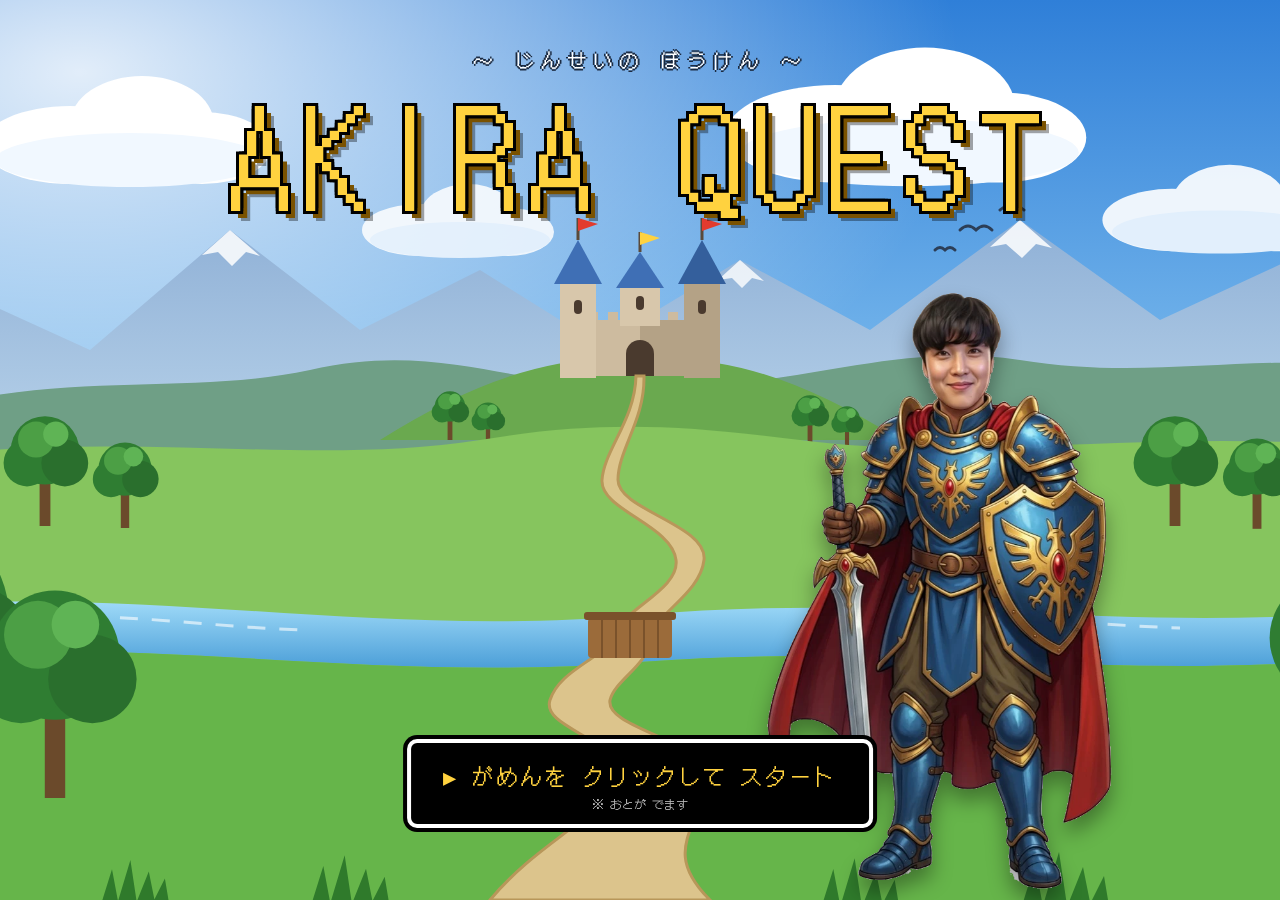
<file: index.html>
<!DOCTYPE html>
<html lang="ja">

<head>
<!-- Google Tag Manager -->
<script>(function(w,d,s,l,i){w[l]=w[l]||[];w[l].push({'gtm.start':
new Date().getTime(),event:'gtm.js'});var f=d.getElementsByTagName(s)[0],
j=d.createElement(s),dl=l!='dataLayer'?'&l='+l:'';j.async=true;j.src=
'https://www.googletagmanager.com/gtm.js?id='+i+dl;f.parentNode.insertBefore(j,f);
})(window,document,'script','dataLayer','GTM-WJVTTQCD');</script>
<!-- End Google Tag Manager -->

  <meta charset="UTF-8">

  <meta
    name="viewport"
    content="width=device-width, initial-scale=1.0">

  <title>AKIRA QUEST</title>

  <link
    rel="stylesheet"
    href="css/style.css">

  <!-- タイトル画面用のCSS（このページだけで使う） -->
  <link
    rel="stylesheet"
    href="css/opening.css">
</head>


<body class="title-page">
  <!-- Google Tag Manager (noscript) -->
<noscript><iframe src="https://www.googletagmanager.com/ns.html?id=GTM-WJVTTQCD"
height="0" width="0" style="display:none;visibility:hidden"></iframe></noscript>
<!-- End Google Tag Manager (noscript) -->

  <!-- =========================
       タイトル画面（ゲームのスタート画面）
       このページは「タイトル画面」だけのページです。
       クリックすると効果音が鳴り、画面が暗くなって
       最初のページ（PROFILE）へ進みます。
       画面の状態は #opening の data-step で切り替えます
       （start → leaving）
  ========================== -->

  <div
    id="opening"
    class="opening"
    data-step="start">

    <!-- 画面全体を1つの大きなボタンにして、
         どこをクリックしても（Enterキーでも）始まるようにする -->
    <button
      id="opening-start"
      class="opening-screen opening-start"
      type="button">

      <!-- 背景の風景（オリジナルのイラストを SVG で描いたもの）
           SVG は「図形を数値で描く画像」。拡大してもぼやけず、ファイルも軽い。
           viewBox="0 0 1600 900" … 横1600×縦900 の紙に描いている、という意味。
           preserveAspectRatio="xMidYMax slice" … 画面の縦横比が違っても、
             すき間ができないように拡大して、はみ出た分は切り取る（下と中央を基準にする） -->
      <svg
        class="opening-scene"
        viewBox="0 0 1600 900"
        preserveAspectRatio="xMidYMax slice"
        aria-hidden="true">

        <defs>
          <!-- 空のグラデーション（上ほど濃い青 → 地平線に向かって明るく） -->
          <linearGradient id="scene-sky" x1="0" y1="0" x2="0" y2="1">
            <stop offset="0" stop-color="#2f7fd8" />
            <stop offset="0.55" stop-color="#8cc8f2" />
            <stop offset="1" stop-color="#e3f4ff" />
          </linearGradient>

          <!-- 左上からさしこむ光 -->
          <radialGradient id="scene-sun" cx="0.15" cy="0.08" r="0.55">
            <stop offset="0" stop-color="#ffffff" stop-opacity="0.85" />
            <stop offset="1" stop-color="#ffffff" stop-opacity="0" />
          </radialGradient>

          <!-- 遠くの山（空気で青白くかすんで見える色） -->
          <linearGradient id="scene-far" x1="0" y1="0" x2="0" y2="1">
            <stop offset="0" stop-color="#8fb0d6" />
            <stop offset="1" stop-color="#bcd6ec" />
          </linearGradient>

          <!-- 川 -->
          <linearGradient id="scene-river" x1="0" y1="0" x2="0" y2="1">
            <stop offset="0" stop-color="#9fdaf8" />
            <stop offset="1" stop-color="#4c9fd8" />
          </linearGradient>

          <!-- 雲の形（symbol ＝ 何度も使い回せる部品） -->
          <symbol id="scene-cloud" viewBox="0 0 200 80">
            <ellipse cx="60" cy="50" rx="58" ry="26" fill="#ffffff" />
            <ellipse cx="108" cy="36" rx="48" ry="32" fill="#ffffff" />
            <ellipse cx="148" cy="52" rx="46" ry="24" fill="#ffffff" />
            <ellipse cx="100" cy="60" rx="90" ry="18" fill="#f1f8ff" />
          </symbol>

          <!-- 木の形 -->
          <symbol id="scene-tree" viewBox="0 0 100 140">
            <rect x="44" y="88" width="12" height="52" fill="#6b4a2b" />
            <circle cx="50" cy="56" r="38" fill="#2f7d32" />
            <circle cx="30" cy="70" r="26" fill="#2f7d32" />
            <circle cx="72" cy="70" r="26" fill="#2a6f2d" />
            <circle cx="40" cy="44" r="20" fill="#4c9f45" />
            <circle cx="62" cy="38" r="14" fill="#5fb455" />
          </symbol>

          <!-- 手前の草むら -->
          <symbol id="scene-tuft" viewBox="0 0 60 40">
            <path d="M0 40 L10 8 L16 40 Z M14 40 L26 0 L32 40 Z M30 40 L42 10 L48 40 Z M44 40 L56 16 L60 40 Z" fill="#2f7a2b" />
          </symbol>
        </defs>


        <!-- 空と光 -->
        <rect width="1600" height="900" fill="url(#scene-sky)" />
        <rect width="1600" height="900" fill="url(#scene-sun)" />


        <!-- 雲（CSSでゆっくり横に流す） -->
        <g class="opening-scene__clouds">
          <use href="#scene-cloud" x="140" y="70" width="300" height="120" />
          <use href="#scene-cloud" x="880" y="40" width="380" height="150" />
          <use href="#scene-cloud" x="1260" y="160" width="240" height="96" opacity="0.9" />
          <use href="#scene-cloud" x="520" y="180" width="200" height="80" opacity="0.85" />
        </g>


        <!-- 鳥 -->
        <g fill="none" stroke="#2c3e57" stroke-width="3" stroke-linecap="round">
          <path d="M1120 230 q8 -8 16 0 q8 -8 16 0" />
          <path d="M1160 210 q6 -6 12 0 q6 -6 12 0" />
          <path d="M1095 250 q5 -5 10 0 q5 -5 10 0" />
        </g>


        <!-- 遠くの山々（雪をかぶった山頂つき） -->
        <path d="M0 400 L140 300 L250 350 L390 230 L520 330 L640 270 L760 345 L900 260 L1030 330 L1180 220 L1320 320 L1450 260 L1600 340 L1600 480 L0 480 Z" fill="url(#scene-far)" />
        <path d="M390 230 L362 255 L378 252 L392 266 L406 252 L420 256 Z" fill="#ffffff" opacity="0.85" />
        <path d="M1180 220 L1150 247 L1166 244 L1182 258 L1196 244 L1212 248 Z" fill="#ffffff" opacity="0.85" />
        <path d="M900 260 L878 280 L892 278 L902 288 L912 278 L924 281 Z" fill="#ffffff" opacity="0.8" />


        <!-- 近くの山なみ（緑がかった色） -->
        <path d="M0 440 C180 360 330 400 470 370 C600 340 680 390 760 380 L840 380 C940 395 1050 340 1180 360 C1330 385 1450 340 1600 380 L1600 520 L0 520 Z" fill="#6f9f86" />


        <!-- お城の建つ丘 -->
        <path d="M540 440 Q690 345 800 362 Q910 345 1060 440 Z" fill="#6aa94f" />


        <!-- 丘の上のお城（冒険の目的地） -->
        <g>
          <!-- 城壁 -->
          <rect x="748" y="320" width="104" height="56" fill="#cdbb9f" />
          <rect x="800" y="320" width="52" height="56" fill="#b4a286" />
          <!-- 城壁のでこぼこ（狭間） -->
          <path d="M748 320 v-8 h10 v8 h10 v-8 h10 v8 h10 v-8 h10 v8 h10 v-8 h10 v8 h10 v-8 h10 v8 h10 v-8 h4 v8 Z" fill="#cdbb9f" />
          <!-- 中央の塔と屋根 -->
          <rect x="780" y="286" width="40" height="40" fill="#d8c7ab" />
          <polygon points="776,288 800,252 824,288" fill="#3f6fb5" />
          <!-- 左右の塔と屋根 -->
          <rect x="720" y="282" width="36" height="96" fill="#d8c7ab" />
          <rect x="844" y="282" width="36" height="96" fill="#b4a286" />
          <polygon points="714,284 738,240 762,284" fill="#3f6fb5" />
          <polygon points="838,284 862,240 886,284" fill="#345f9c" />
          <!-- 旗 -->
          <line x1="738" y1="240" x2="738" y2="218" stroke="#5a4a3a" stroke-width="3" />
          <polygon points="738,218 758,224 738,231" fill="#e23b2e" />
          <line x1="862" y1="240" x2="862" y2="218" stroke="#5a4a3a" stroke-width="3" />
          <polygon points="862,218 882,224 862,231" fill="#e23b2e" />
          <line x1="800" y1="252" x2="800" y2="232" stroke="#5a4a3a" stroke-width="3" />
          <polygon points="800,232 820,238 800,245" fill="#ffd23f" />
          <!-- 窓と門 -->
          <rect x="734" y="300" width="8" height="14" rx="4" fill="#4a3a2e" />
          <rect x="858" y="300" width="8" height="14" rx="4" fill="#4a3a2e" />
          <rect x="796" y="296" width="8" height="14" rx="4" fill="#4a3a2e" />
          <path d="M786 376 v-22 a14 14 0 0 1 28 0 v22 Z" fill="#4a3a2e" />
        </g>


        <!-- 遠くの木（丘のまわり） -->
        <use href="#scene-tree" x="590" y="384" width="40" height="56" />
        <use href="#scene-tree" x="630" y="396" width="36" height="50" />
        <use href="#scene-tree" x="950" y="388" width="40" height="56" />
        <use href="#scene-tree" x="990" y="400" width="34" height="48" />


        <!-- 中ほどの草原 -->
        <path d="M0 470 C250 420 450 470 640 440 C760 420 840 425 960 440 C1150 465 1350 420 1600 455 L1600 900 L0 900 Z" fill="#86c55e" />


        <!-- 中ほどの木 -->
        <use href="#scene-tree" x="160" y="400" width="90" height="126" />
        <use href="#scene-tree" x="250" y="430" width="70" height="98" />
        <use href="#scene-tree" x="1290" y="400" width="90" height="126" />
        <use href="#scene-tree" x="1380" y="425" width="74" height="104" />


        <!-- 川 -->
        <path d="M0 610 C300 580 520 640 800 615 C1080 590 1300 640 1600 605 L1600 650 C1300 690 1080 640 800 662 C520 685 300 630 0 660 Z" fill="url(#scene-river)" />
        <path d="M120 622 C260 606 360 628 470 630 M980 618 C1100 606 1220 624 1340 628" fill="none" stroke="#ffffff" stroke-width="3" stroke-dasharray="18 14" opacity="0.6" />


        <!-- 手前の草原 -->
        <path d="M0 660 C300 630 520 685 800 662 C1080 640 1300 690 1600 650 L1600 900 L0 900 Z" fill="#66b54a" />


        <!-- お城へ続く道（手前ほど太く、奥ほど細く描いて遠近感を出す） -->
        <path d="M650 900 C700 840 760 820 775 780 C790 740 700 730 710 700 C720 670 760 660 770 640 C780 610 840 590 836 560 C832 525 760 510 762 480 C764 450 795 420 796 376 L804 376 C805 420 778 450 778 480 C778 510 868 525 864 560 C860 595 812 615 810 640 C808 665 775 680 770 700 C765 730 870 740 865 780 C860 830 820 850 870 900 Z" fill="#dcc48c" stroke="#b8975a" stroke-width="3" />


        <!-- 川にかかる橋 -->
        <rect x="748" y="618" width="84" height="40" rx="4" fill="#9b6b3a" />
        <path d="M762 618 v40 M776 618 v40 M790 618 v40 M804 618 v40 M818 618 v40" stroke="#7a522b" stroke-width="2" />
        <rect x="744" y="612" width="92" height="8" rx="3" fill="#7a522b" />


        <!-- 手前の大きな木 -->
        <use href="#scene-tree" x="-60" y="470" width="260" height="364" />
        <use href="#scene-tree" x="130" y="560" width="170" height="238" />
        <use href="#scene-tree" x="1420" y="470" width="240" height="336" />


        <!-- 手前の草むら -->
        <use href="#scene-tuft" x="30" y="850" width="90" height="60" />
        <use href="#scene-tuft" x="260" y="860" width="70" height="46" />
        <use href="#scene-tuft" x="470" y="855" width="80" height="54" />
        <use href="#scene-tuft" x="980" y="858" width="80" height="54" />
        <use href="#scene-tuft" x="1180" y="852" width="90" height="60" />
        <use href="#scene-tuft" x="1500" y="856" width="80" height="54" />
      </svg>


      <!-- 主人公 AKIRA（背景を透明にしたイラスト） -->
      <img
        class="opening-hero"
        src="images/akira-hero.webp"
        alt="">


      <!-- タイトルロゴ -->
      <span class="opening-start__logo">
        <span class="opening-start__sub">〜 じんせいの ぼうけん 〜</span>
        <span class="opening-start__title">AKIRA QUEST</span>
      </span>


      <!-- 「クリックしてスタート」のウィンドウ -->
      <span class="dq-window opening-start__window">
        <span class="opening-start__press">▶ がめんを クリックして スタート</span>
        <span class="opening-start__note">※ おとが でます</span>
      </span>

    </button>

  </div>


  <!-- タイトル画面の動き -->
  <script src="js/opening.js"></script>

</body>

</html>
</file>
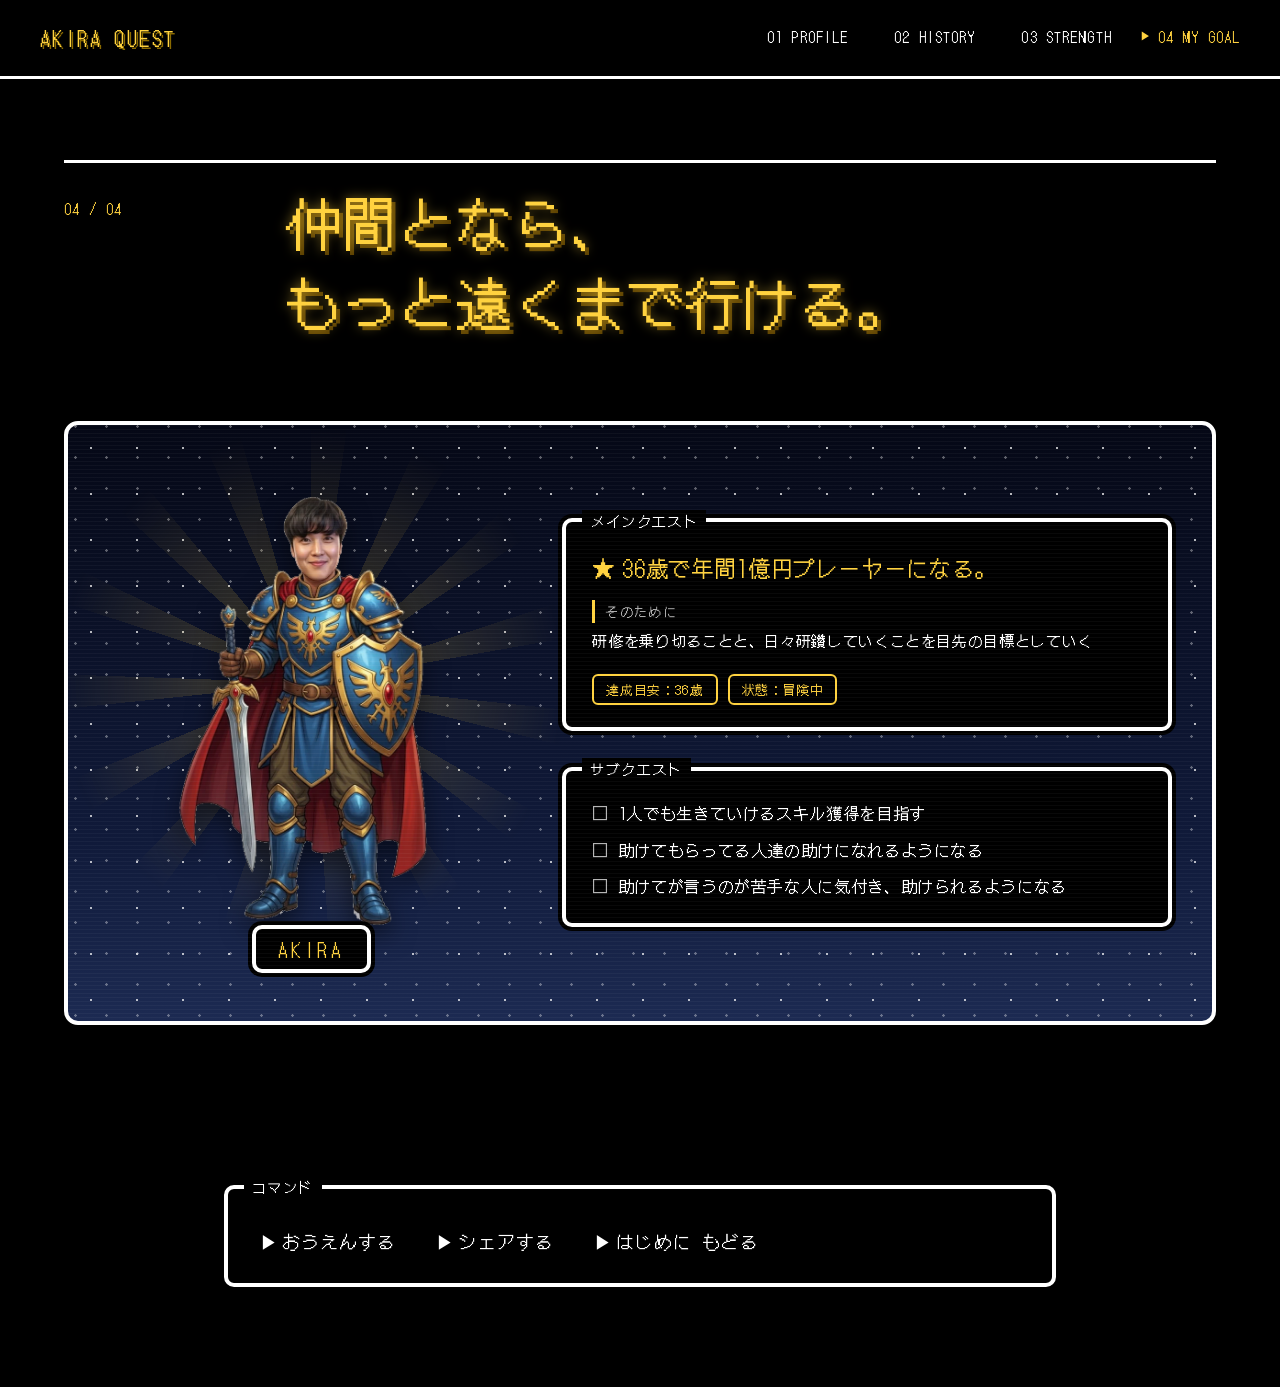
<file: future.html>
<!DOCTYPE html>
<html lang="ja">

<head>
  <!-- Google Tag Manager -->
<script>(function(w,d,s,l,i){w[l]=w[l]||[];w[l].push({'gtm.start':
new Date().getTime(),event:'gtm.js'});var f=d.getElementsByTagName(s)[0],
j=d.createElement(s),dl=l!='dataLayer'?'&l='+l:'';j.async=true;j.src=
'https://www.googletagmanager.com/gtm.js?id='+i+dl;f.parentNode.insertBefore(j,f);
})(window,document,'script','dataLayer','GTM-WJVTTQCD');</script>
<!-- End Google Tag Manager -->

  <meta charset="UTF-8">
  <meta name="viewport" content="width=device-width, initial-scale=1.0">

  <title>MY GOAL | AKIRA QUEST</title>

  <!-- 共通CSS -->
  <link rel="stylesheet" href="css/style.css">
</head>

<body>
  <!-- Google Tag Manager (noscript) -->
<noscript><iframe src="https://www.googletagmanager.com/ns.html?id=GTM-WJVTTQCD"
height="0" width="0" style="display:none;visibility:hidden"></iframe></noscript>
<!-- End Google Tag Manager (noscript) -->

  <!-- =========================
       ページ遷移アニメーション
  ========================== -->
  <div class="page-transition"></div>


  <!-- =========================
       共通ヘッダー
  ========================== -->
  <header class="site-header">

    <div class="header-inner">

      <!-- ロゴ（クリックでタイトル画面へ） -->
      <a href="index.html" class="logo">
        AKIRA QUEST
      </a>


      <!-- ハンバーガーボタン（スマホのときだけ表示） -->
      <button
        class="menu-toggle"
        type="button"
        aria-label="メニューを開く"
        aria-expanded="false"
        aria-controls="global-nav">
        <span></span>
        <span></span>
        <span></span>
      </button>


      <!-- メニュー（今いるページには aria-current="page" を付ける） -->
      <nav class="navigation" id="global-nav">

        <a href="profile.html">
          01 PROFILE
        </a>

        <a href="history.html">
          02 HISTORY
        </a>

        <a href="strength.html">
          03 STRENGTH
        </a>

        <a href="future.html" aria-current="page">
          04 MY GOAL
        </a>

      </nav>

    </div>

  </header>



  <!-- =========================
       FUTURE
  ========================== -->

  <main>

    <section class="section goal">

      <div class="section-header reveal">

        <p class="section-number">
          04 / 04
        </p>

        <h1 class="section-title goal-title section-title--catch">
          仲間となら、<br>
          もっと遠くまで行ける。
        </h1>

      </div>


      <!-- ステータス画面。左に主人公、右にウィンドウを並べる -->
      <div class="goal-stage">

        <!-- 主人公（後ろで光の筋がゆっくり回る） -->
        <div class="goal-hero reveal">
          <img
            class="goal-hero__image"
            src="images/akira-hero.webp"
            alt="勇者の姿のAKIRA">
          <p class="dq-window goal-hero__name">AKIRA</p>
        </div>


        <div class="goal-panels">

          <!-- メインクエスト（いちばん大きな目標） -->
          <div class="dq-window goal-quest reveal">

            <p class="dq-window__label">メインクエスト</p>

            <p class="goal-quest__title">
              36歳で年間1億円プレーヤーになる。
            </p>

            <!-- そのために（目先の目標） -->
            <p class="goal-quest__sub">そのために</p>
            <p class="goal-quest__text">
              研修を乗り切ることと、日々研鑽していくことを目先の目標としていく
            </p>

            <ul class="goal-quest__meta">
              <li>達成目安：36歳</li>
              <li>状態：冒険中</li>
            </ul>

          </div>


          <!-- サブクエスト（いま取り組んでいること） -->
          <div class="dq-window goal-sub reveal">

            <p class="dq-window__label">サブクエスト</p>

            <ul class="goal-sub__list">
              <li>1人でも生きていけるスキル獲得を目指す</li>
              <li>助けてもらってる人達の助けになれるようになる</li>
              <li>助けてが言うのが苦手な人に気付き、助けられるようになる</li>
            </ul>

          </div>

        </div>

      </div>

    </section>

  </main>


  <!-- =========================
       コマンドウィンドウ（全ページ共通）
       ボタンの動きは js/reaction.js に書いてある
  ========================== -->
  <footer class="reaction" aria-label="コマンド">

    <div class="dq-window reaction__window">

      <p class="dq-window__label">コマンド</p>

      <ul class="reaction__commands">
        <li>
          <button class="reaction__command" type="button" data-reaction-type="cheer">
            おうえんする
          </button>
        </li>
        <li>
          <button class="reaction__command" type="button" data-reaction-type="share">
            シェアする
          </button>
        </li>
        <li>
          <button class="reaction__command" type="button" data-reaction-type="next_page">
            はじめに もどる
          </button>
        </li>
      </ul>

      <!-- メッセージ欄（コマンドを選ぶと、ここに「＊ 〜」が出る） -->
      <p class="reaction__message" role="status" aria-live="polite"></p>

    </div>

  </footer>



  <!-- =========================
       JavaScript
  ========================== -->

  <script src="js/script.js"></script>

  <!-- ページ下のコマンドウィンドウ（全ページ共通） -->
  <script src="js/reaction.js"></script>

</body>

</html>
</file>
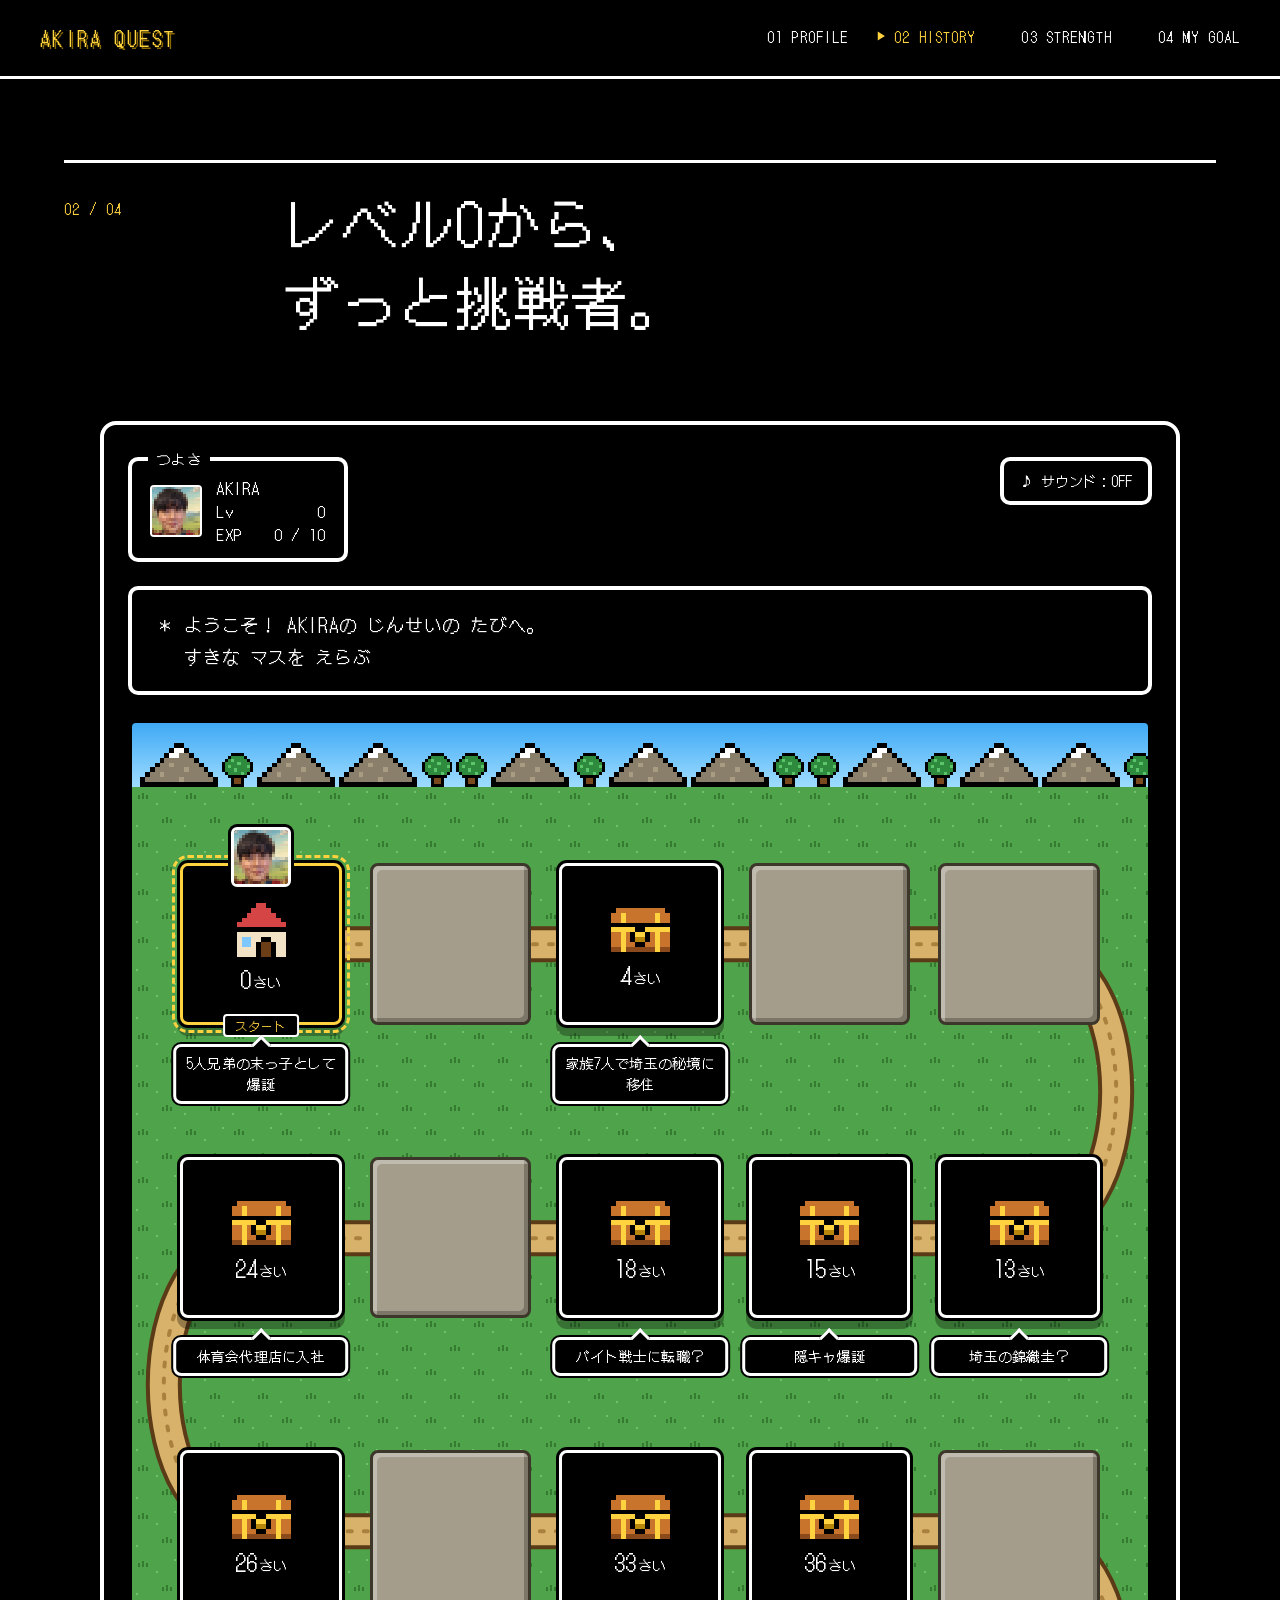
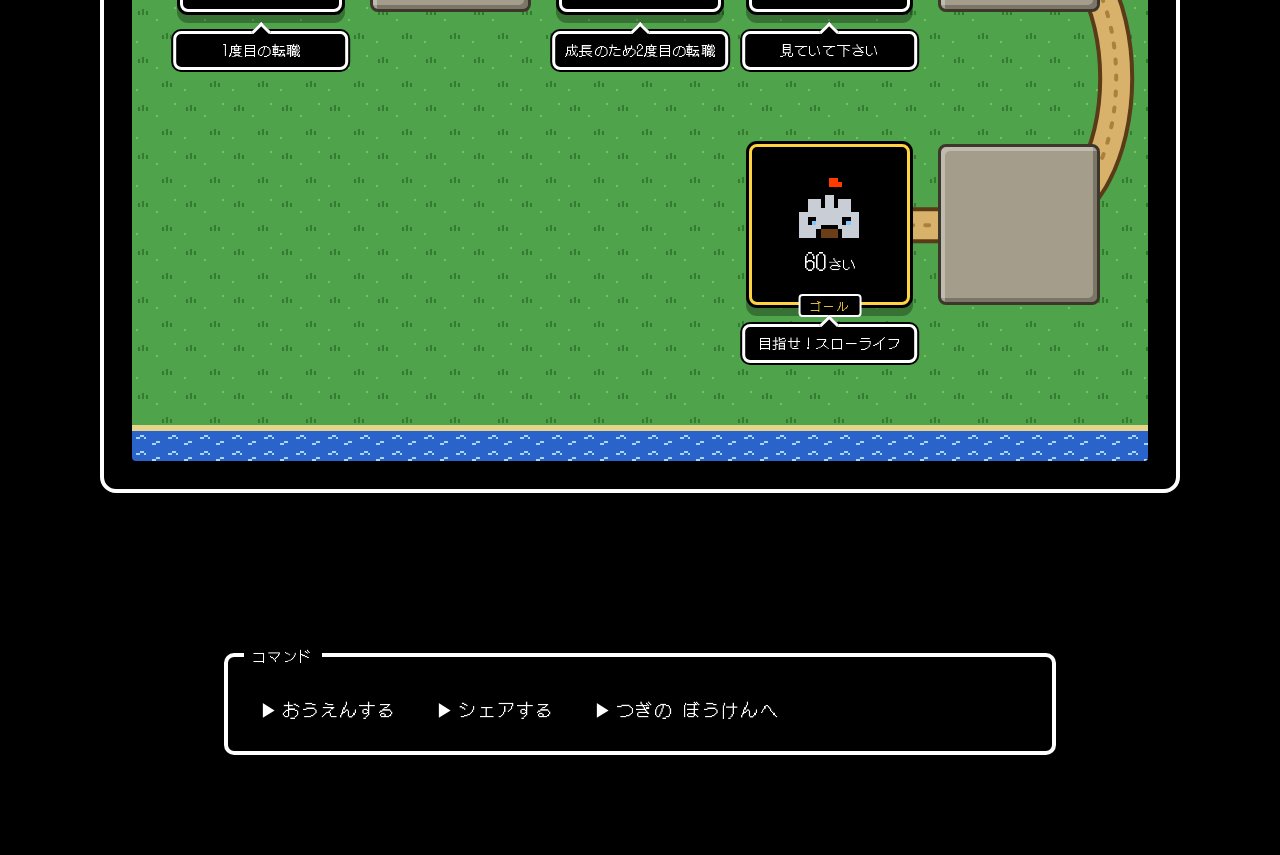
<file: history.html>
<!DOCTYPE html>
<html lang="ja">

<head>
<!-- Google Tag Manager -->
<script>(function(w,d,s,l,i){w[l]=w[l]||[];w[l].push({'gtm.start':
new Date().getTime(),event:'gtm.js'});var f=d.getElementsByTagName(s)[0],
j=d.createElement(s),dl=l!='dataLayer'?'&l='+l:'';j.async=true;j.src=
'https://www.googletagmanager.com/gtm.js?id='+i+dl;f.parentNode.insertBefore(j,f);
})(window,document,'script','dataLayer','GTM-WJVTTQCD');</script>
<!-- End Google Tag Manager -->

  <meta charset="UTF-8">
  <meta name="viewport" content="width=device-width, initial-scale=1.0">

  <title>HISTORY | AKIRA QUEST</title>

  <!-- CSSを読み込む -->
  <link rel="stylesheet" href="css/style.css">

  <!-- RPG風ロードマップ専用のCSS（このページだけで使うので別ファイルにしています） -->
  <link rel="stylesheet" href="css/roadmap.css">
</head>

<body>
  <!-- Google Tag Manager (noscript) -->
<noscript><iframe src="https://www.googletagmanager.com/ns.html?id=GTM-WJVTTQCD"
height="0" width="0" style="display:none;visibility:hidden"></iframe></noscript>
<!-- End Google Tag Manager (noscript) -->

  <!-- ページ遷移用 -->
  <div class="page-transition"></div>


  <!-- =========================
       共通ヘッダー
  ========================== -->
  <header class="site-header">

    <div class="header-inner">

      <!-- ロゴ（クリックでタイトル画面へ） -->
      <a href="index.html" class="logo">
        AKIRA QUEST
      </a>


      <!-- ハンバーガーボタン（スマホのときだけ表示） -->
      <button
        class="menu-toggle"
        type="button"
        aria-label="メニューを開く"
        aria-expanded="false"
        aria-controls="global-nav">
        <span></span>
        <span></span>
        <span></span>
      </button>


      <!-- メニュー（今いるページには aria-current="page" を付ける） -->
      <nav class="navigation" id="global-nav">

        <a href="profile.html">
          01 PROFILE
        </a>

        <a href="history.html" aria-current="page">
          02 HISTORY
        </a>

        <a href="strength.html">
          03 STRENGTH
        </a>

        <a href="future.html">
          04 MY GOAL
        </a>

      </nav>

    </div>

  </header>



  <!-- =========================
       HISTORY
  ========================== -->

  <main>

    <section class="section">

      <div class="section-header reveal">

        <p class="section-number">
          02 / 04
        </p>

        <h1 class="section-title section-title--catch">
          レベル0から、<br>
          ずっと挑戦者。
        </h1>

      </div>


      <!-- =========================
           RPG風・人生ロードマップ
           マスや飾りの中身は js/roadmap.js が自動で作ります。
      ========================== -->

      <div class="roadmap reveal">

        <!-- ゲーム画面全体（黒いフチのモニター） -->
        <div class="roadmap-screen">


          <!-- 上の情報エリア（HUD = ゲーム画面に重ねて表示する情報のこと） -->
          <div class="roadmap-hud">

            <!-- 「つよさ」ウィンドウ -->
            <div class="dq-window roadmap-status">

              <!-- 枠線の上に乗っている見出し -->
              <p class="dq-window__label">
                つよさ
              </p>

              <!-- ドット絵になった顔（JSが描きます） -->
              <div
                id="roadmap-status-face"
                class="roadmap-status__face">
              </div>

              <div class="roadmap-status__info">
                <p
                  id="roadmap-status-name"
                  class="roadmap-status__name">
                </p>
                <p class="roadmap-status__row">
                  <span>Lv</span>
                  <span id="roadmap-status-level">0</span>
                </p>
                <p class="roadmap-status__row">
                  <span>EXP</span>
                  <span id="roadmap-status-exp">0</span>
                </p>
              </div>

            </div>


            <!-- 効果音のON/OFF（最初はOFF） -->
            <button
              id="roadmap-sound"
              class="dq-window roadmap-sound"
              type="button"
              aria-pressed="false">
              ♪ サウンド：OFF
            </button>

          </div>


          <!-- メッセージウィンドウ（「つよさ」とすごろく盤の間。クリックすると文字送りをスキップ） -->
          <div
            id="roadmap-message"
            class="dq-window roadmap-message">

            <!-- 1文字ずつ表示される文章（見た目用） -->
            <p
              id="roadmap-message-text"
              class="roadmap-message__text"
              aria-hidden="true">
            </p>

            <!-- 画面読み上げソフト用に、同じ文章を一度にまとめて伝える場所（画面には出ない） -->
            <p
              id="roadmap-message-live"
              class="roadmap-sr-only"
              aria-live="polite">
            </p>

          </div>


          <!-- フィールド（空・草原・海） -->
          <div class="roadmap-field">

            <!-- 空と、遠くの山や木（JSがドット絵を並べます） -->
            <div
              id="roadmap-scenery"
              class="roadmap-scenery"
              aria-hidden="true">
            </div>


            <!-- すごろく盤（草原）。マス・道・コマはすべてこの中 -->
            <div
              id="roadmap-board"
              class="roadmap-board">

              <!-- 道（S字カーブ）を描くSVG。線の形はJSが計算して描きます -->
              <svg
                class="roadmap-road"
                aria-hidden="true">
                <path class="roadmap-road__edge"></path>
                <path class="roadmap-road__body"></path>
                <path class="roadmap-road__line"></path>
              </svg>

              <!-- ここにJSがマス（ボタン）を追加します -->


              <!-- 主人公のコマ。読み込んだ写真をJSがドット絵に変換します -->
              <div
                id="roadmap-avatar"
                class="roadmap-avatar"
                aria-hidden="true">
                <div class="roadmap-avatar__body">
                  <img
                    src="images/my-avatar.jpg"
                    alt="">
                </div>
              </div>

            </div>


            <!-- 下の海 -->
            <div
              class="roadmap-sea"
              aria-hidden="true">
            </div>

          </div>

        </div>

      </div>


      <!-- =========================
           エピソードのポップアップ（モーダル）
           <dialog> はブラウザに最初から用意されている
           「ポップアップ専用」のHTMLタグです。
      ========================== -->

      <dialog
        id="roadmap-modal"
        class="roadmap-modal"
        aria-labelledby="roadmap-modal-title">

        <!-- 枠線の上に乗る見出し（年齢） -->
        <h2
          id="roadmap-modal-title"
          class="roadmap-modal__title">
        </h2>

        <div class="dq-window roadmap-modal__inner">

          <!-- 「レベルが あがった！」などの一言 -->
          <p class="roadmap-modal__levelup"></p>

          <!-- 写真。画像がない・読み込めないときは下のプレースホルダーが見えます -->
          <figure class="roadmap-modal__figure">

            <div class="roadmap-modal__placeholder">
              <span class="roadmap-modal__placeholder-mark">？？？</span>
              <span>しゃしんは まだ ないようだ…</span>
            </div>

            <img
              class="roadmap-modal__image"
              alt=""
              hidden>

          </figure>

          <!-- エピソード文章（1文字ずつ表示。クリックでスキップ） -->
          <p class="roadmap-modal__text"></p>

          <!-- 閉じるコマンド -->
          <div class="roadmap-modal__commands">
            <button
              class="roadmap-modal__close"
              type="button">
              とじる
            </button>
          </div>

        </div>

      </dialog>

    </section>

  </main>


  <!-- =========================
       コマンドウィンドウ（全ページ共通）
       ボタンの動きは js/reaction.js に書いてある
  ========================== -->
  <footer class="reaction" aria-label="コマンド">

    <div class="dq-window reaction__window">

      <p class="dq-window__label">コマンド</p>

      <ul class="reaction__commands">
        <li>
          <button class="reaction__command" type="button" data-reaction-type="cheer">
            おうえんする
          </button>
        </li>
        <li>
          <button class="reaction__command" type="button" data-reaction-type="share">
            シェアする
          </button>
        </li>
        <li>
          <button class="reaction__command" type="button" data-reaction-type="next_page">
            つぎの ぼうけんへ
          </button>
        </li>
      </ul>

      <!-- メッセージ欄（コマンドを選ぶと、ここに「＊ 〜」が出る） -->
      <p class="reaction__message" role="status" aria-live="polite"></p>

    </div>

  </footer>



  <!-- =========================
       JavaScript
  ========================== -->

  <script src="js/script.js"></script>

  <!-- ページ下のコマンドウィンドウ（全ページ共通） -->
  <script src="js/reaction.js"></script>

  <!-- すごろくロードマップの動き（このページだけで使います） -->
  <script src="js/roadmap.js"></script>

</body>

</html>
</file>
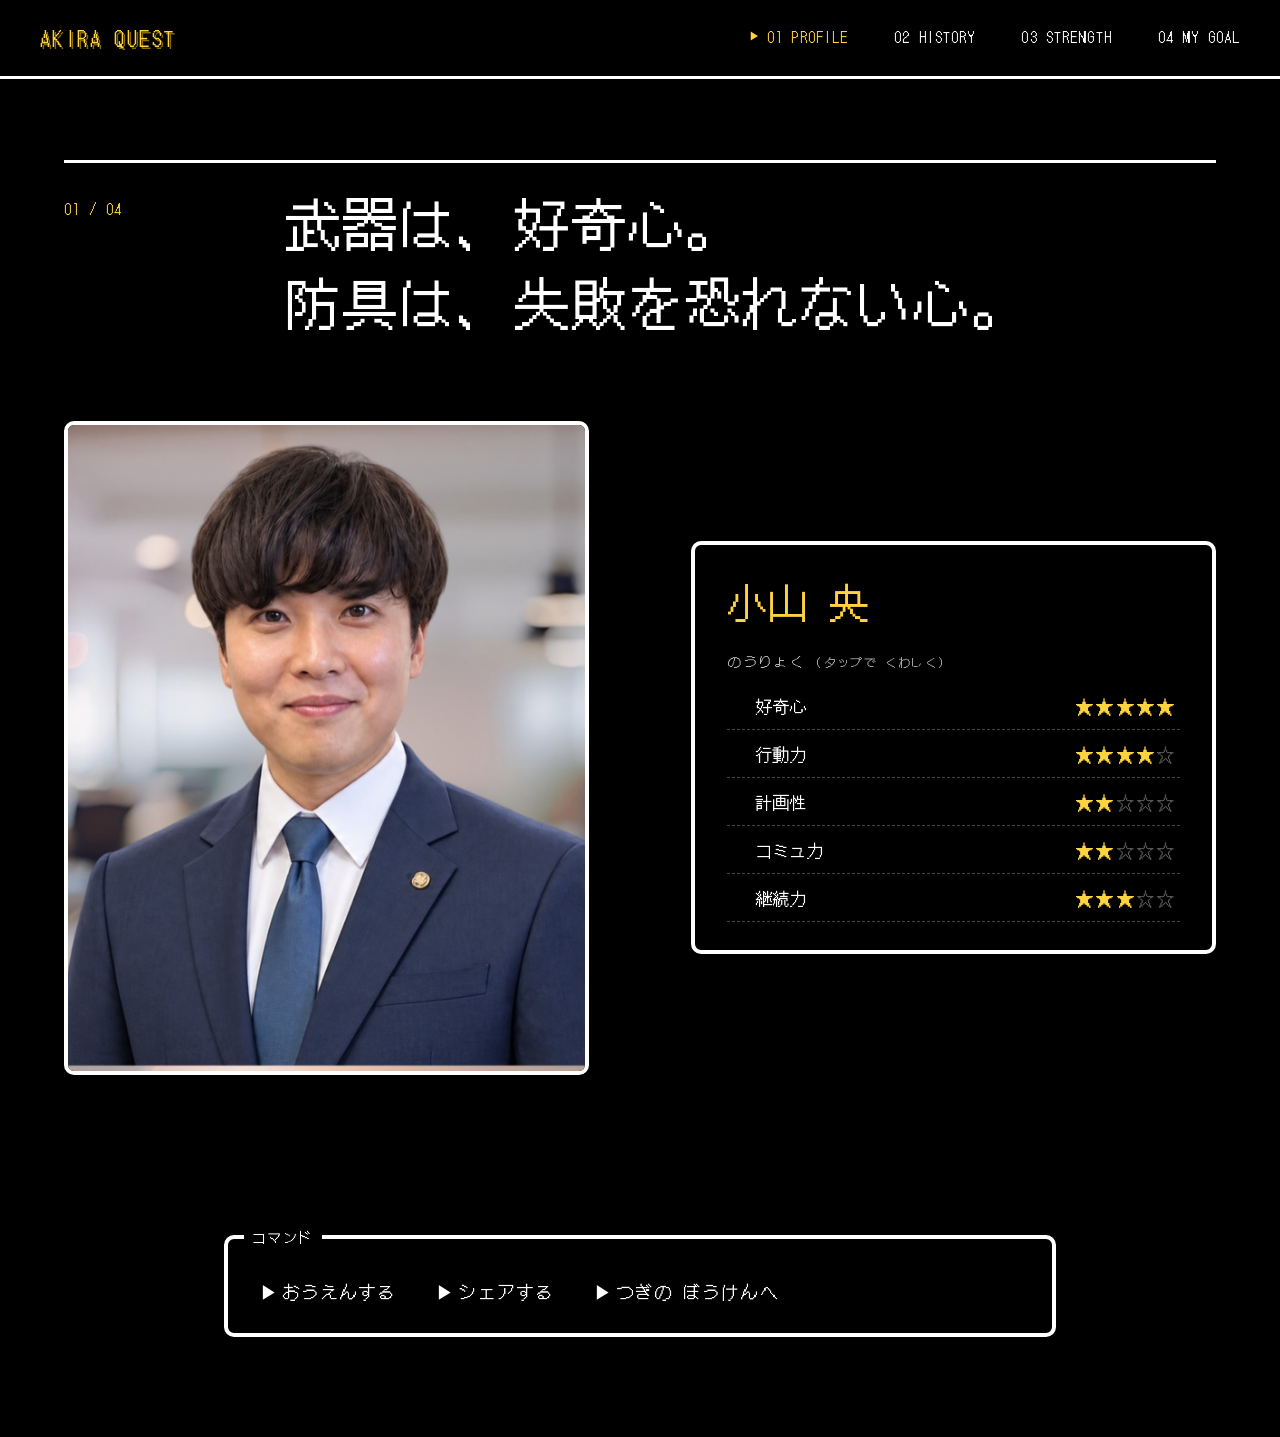
<file: profile.html>
<!DOCTYPE html>
<html lang="ja">

<head>
<!-- Google Tag Manager -->
<script>(function(w,d,s,l,i){w[l]=w[l]||[];w[l].push({'gtm.start':
new Date().getTime(),event:'gtm.js'});var f=d.getElementsByTagName(s)[0],
j=d.createElement(s),dl=l!='dataLayer'?'&l='+l:'';j.async=true;j.src=
'https://www.googletagmanager.com/gtm.js?id='+i+dl;f.parentNode.insertBefore(j,f);
})(window,document,'script','dataLayer','GTM-WJVTTQCD');</script>
<!-- End Google Tag Manager -->

  <meta charset="UTF-8">

  <meta
    name="viewport"
    content="width=device-width, initial-scale=1.0">

  <title>PROFILE | AKIRA QUEST</title>

  <link
    rel="stylesheet"
    href="css/style.css">

</head>


<body>
  <!-- Google Tag Manager (noscript) -->
<noscript><iframe src="https://www.googletagmanager.com/ns.html?id=GTM-WJVTTQCD"
height="0" width="0" style="display:none;visibility:hidden"></iframe></noscript>
<!-- End Google Tag Manager (noscript) -->

  <div class="page-transition"></div>


  <header class="site-header">

    <div class="header-inner">

      <!-- ロゴ（クリックでタイトル画面へ） -->
      <a href="index.html" class="logo">
        AKIRA QUEST
      </a>


      <!-- ハンバーガーボタン（スマホのときだけ表示） -->
      <button
        class="menu-toggle"
        type="button"
        aria-label="メニューを開く"
        aria-expanded="false"
        aria-controls="global-nav">
        <span></span>
        <span></span>
        <span></span>
      </button>


      <!-- メニュー（今いるページには aria-current="page" を付ける） -->
      <nav class="navigation" id="global-nav">

        <a href="profile.html" aria-current="page">
          01 PROFILE
        </a>

        <a href="history.html">
          02 HISTORY
        </a>

        <a href="strength.html">
          03 STRENGTH
        </a>

        <a href="future.html">
          04 MY GOAL
        </a>

      </nav>

    </div>

  </header>


  <main>

    <section class="section">

      <div class="section-header reveal">

        <p class="section-number">
          01 / 04
        </p>

        <h1 class="section-title section-title--catch">
          武器は、好奇心。<br>
          防具は、失敗を恐れない心。
        </h1>

      </div>


      <div class="profile-grid">

        <div class="image-wrap reveal">

          <img
            class="profile-image"
            src="images/profile.jpg"
            alt="プロフィール写真">

        </div>


        <div class="profile-text reveal">

          <p class="profile-name">
            小山 央
          </p>


          <!-- 能力値（ドラクエのステータス風）
               1行 ＝ 1つのボタン。クリック（タップ）すると、その能力のくわしい説明が開く。
               説明文は js/profile.js の PROFILE_STATS に書いてある -->
          <p class="stat-caption">
            のうりょく<span>（タップで くわしく）</span>
          </p>

          <ul class="stat-list">
            <li>
              <button class="stat" type="button" data-stat="curiosity" aria-haspopup="dialog">
                <span class="stat__name">好奇心</span>
                <span class="stat__stars" aria-hidden="true"><span class="stat__on">★★★★★</span></span>
                <span class="stat__sr">5段階中5</span>
              </button>
            </li>
            <li>
              <button class="stat" type="button" data-stat="action" aria-haspopup="dialog">
                <span class="stat__name">行動力</span>
                <span class="stat__stars" aria-hidden="true"><span class="stat__on">★★★★</span><span class="stat__off">☆</span></span>
                <span class="stat__sr">5段階中4</span>
              </button>
            </li>
            <li>
              <button class="stat" type="button" data-stat="planning" aria-haspopup="dialog">
                <span class="stat__name">計画性</span>
                <span class="stat__stars" aria-hidden="true"><span class="stat__on">★★</span><span class="stat__off">☆☆☆</span></span>
                <span class="stat__sr">5段階中2</span>
              </button>
            </li>
            <li>
              <button class="stat" type="button" data-stat="communication" aria-haspopup="dialog">
                <span class="stat__name">コミュ力</span>
                <span class="stat__stars" aria-hidden="true"><span class="stat__on">★★</span><span class="stat__off">☆☆☆</span></span>
                <span class="stat__sr">5段階中2</span>
              </button>
            </li>
            <li>
              <button class="stat" type="button" data-stat="persistence" aria-haspopup="dialog">
                <span class="stat__name">継続力</span>
                <span class="stat__stars" aria-hidden="true"><span class="stat__on">★★★</span><span class="stat__off">☆☆</span></span>
                <span class="stat__sr">5段階中3</span>
              </button>
            </li>
          </ul>

        </div>

      </div>

    </section>


  </main>


  <!-- =========================
       コマンドウィンドウ（全ページ共通）
       ボタンの動きは js/reaction.js に書いてある
  ========================== -->
  <footer class="reaction" aria-label="コマンド">

    <div class="dq-window reaction__window">

      <p class="dq-window__label">コマンド</p>

      <ul class="reaction__commands">
        <li>
          <button class="reaction__command" type="button" data-reaction-type="cheer">
            おうえんする
          </button>
        </li>
        <li>
          <button class="reaction__command" type="button" data-reaction-type="share">
            シェアする
          </button>
        </li>
        <li>
          <button class="reaction__command" type="button" data-reaction-type="next_page">
            つぎの ぼうけんへ
          </button>
        </li>
      </ul>

      <!-- メッセージ欄（コマンドを選ぶと、ここに「＊ 〜」が出る） -->
      <p class="reaction__message" role="status" aria-live="polite"></p>

    </div>

  </footer>


  <!-- =========================
       能力値のポップアップ
       <dialog> はブラウザに最初から用意されている「ポップアップ専用」のタグ。
       中身（能力名・星・説明文）は js/profile.js が入れ替える。
  ========================== -->
  <dialog
    id="stat-dialog"
    class="dq-dialog"
    aria-labelledby="stat-dialog-title">

    <!-- 枠線の上に乗る見出し（能力名） -->
    <h2
      id="stat-dialog-title"
      class="dq-dialog__title">
    </h2>

    <div class="dq-window dq-dialog__inner">

      <!-- 星の数 -->
      <p class="dq-dialog__stars" aria-hidden="true"></p>

      <!-- 説明文 -->
      <p class="dq-dialog__text"></p>

      <!-- 閉じるコマンド -->
      <div class="dq-dialog__commands">
        <button
          class="dq-dialog__close"
          type="button">
          とじる
        </button>
      </div>

    </div>

  </dialog>



  <script src="js/script.js"></script>

  <!-- ページ下のコマンドウィンドウ（全ページ共通） -->
  <script src="js/reaction.js"></script>

  <!-- 能力値のポップアップ（このページだけで使う） -->
  <script src="js/profile.js"></script>

</body>

</html>
</file>
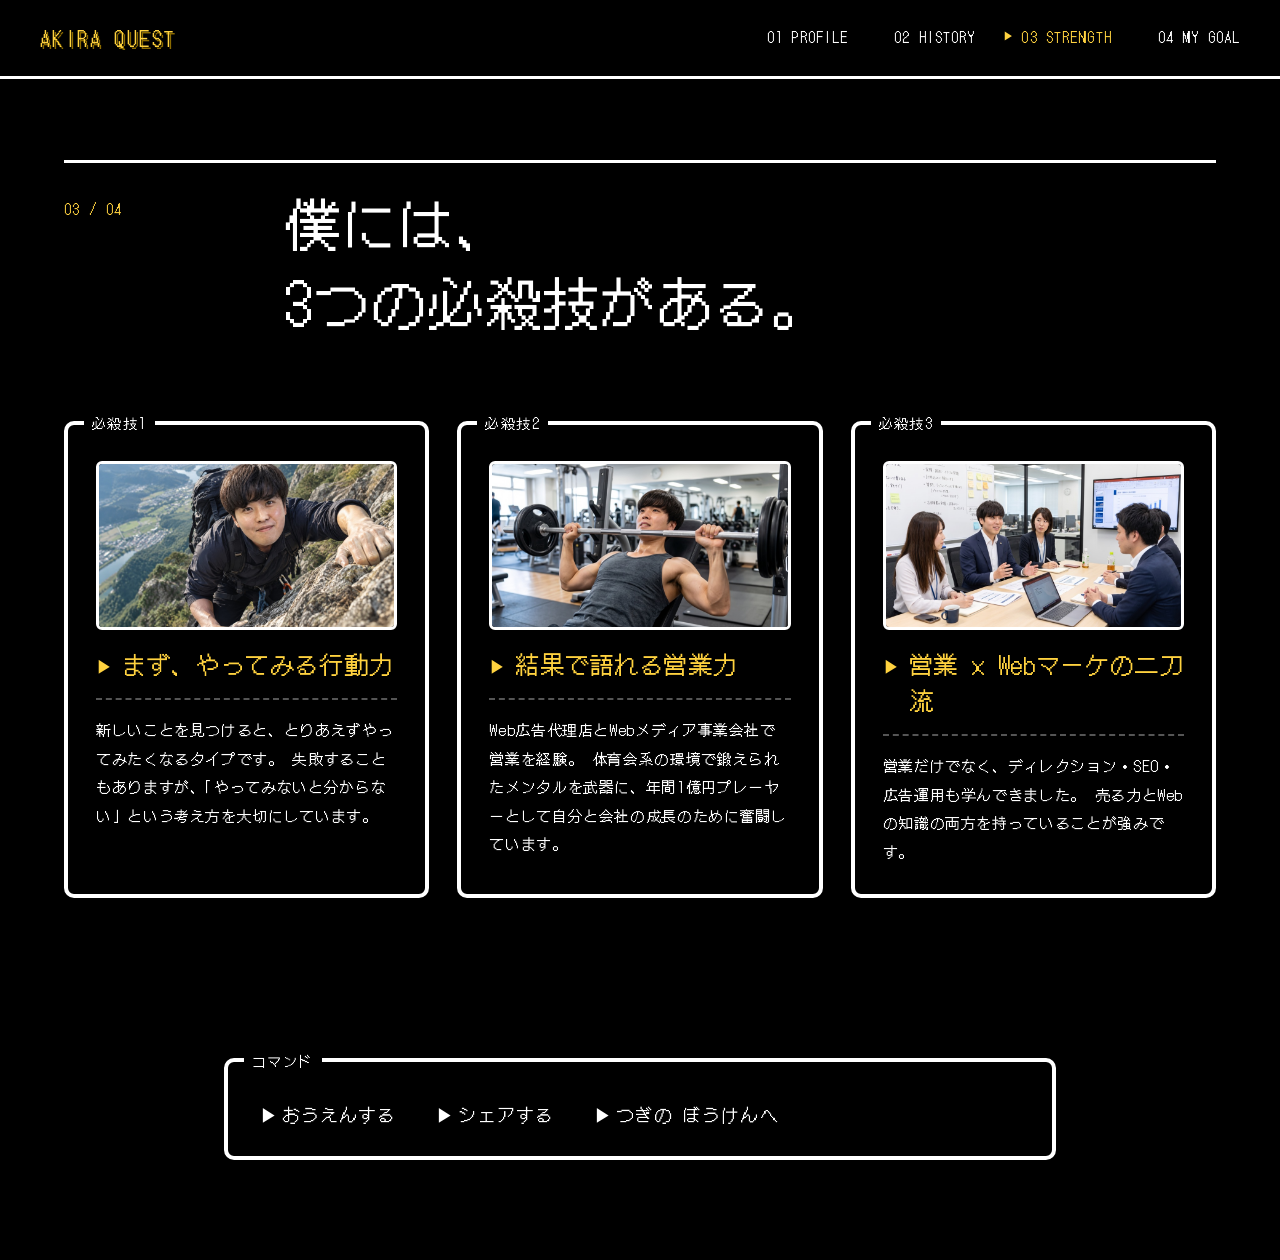
<file: strength.html>
<!DOCTYPE html>
<html lang="ja">

<head>
<!-- Google Tag Manager -->
<script>(function(w,d,s,l,i){w[l]=w[l]||[];w[l].push({'gtm.start':
new Date().getTime(),event:'gtm.js'});var f=d.getElementsByTagName(s)[0],
j=d.createElement(s),dl=l!='dataLayer'?'&l='+l:'';j.async=true;j.src=
'https://www.googletagmanager.com/gtm.js?id='+i+dl;f.parentNode.insertBefore(j,f);
})(window,document,'script','dataLayer','GTM-WJVTTQCD');</script>
<!-- End Google Tag Manager --> 

  <meta charset="UTF-8">

  <meta
    name="viewport"
    content="width=device-width, initial-scale=1.0">

  <title>STRENGTH | AKIRA QUEST</title>

  <link
    rel="stylesheet"
    href="css/style.css">

</head>


<body>
  <!-- Google Tag Manager (noscript) -->
<noscript><iframe src="https://www.googletagmanager.com/ns.html?id=GTM-WJVTTQCD"
height="0" width="0" style="display:none;visibility:hidden"></iframe></noscript>
<!-- End Google Tag Manager (noscript) -->

  <div class="page-transition"></div>


  <header class="site-header">

    <div class="header-inner">

      <!-- ロゴ（クリックでタイトル画面へ） -->
      <a href="index.html" class="logo">
        AKIRA QUEST
      </a>


      <!-- ハンバーガーボタン（スマホのときだけ表示） -->
      <button
        class="menu-toggle"
        type="button"
        aria-label="メニューを開く"
        aria-expanded="false"
        aria-controls="global-nav">
        <span></span>
        <span></span>
        <span></span>
      </button>


      <!-- メニュー（今いるページには aria-current="page" を付ける） -->
      <nav class="navigation" id="global-nav">

        <a href="profile.html">
          01 PROFILE
        </a>

        <a href="history.html">
          02 HISTORY
        </a>

        <a href="strength.html" aria-current="page">
          03 STRENGTH
        </a>

        <a href="future.html">
          04 MY GOAL
        </a>

      </nav>

    </div>

  </header>


  <main>

    <section class="section">

      <div class="section-header reveal">

        <p class="section-number">
          03 / 04
        </p>

        <h1 class="section-title section-title--catch">
          僕には、<br>
          3つの必殺技がある。
        </h1>

      </div>


      <!-- 3つの強み。1つの強み ＝ 1つのウィンドウ（必殺技）
           どれも「画像」＋「見出し（キャッチコピー）」＋「詳細（説明文）」の3つで統一している -->
      <ol class="strength-list">

        <li class="dq-window strength-card reveal">
          <p class="dq-window__label">必殺技1</p>
          <img
            class="strength-card__image"
            src="images/strength/action.jpg"
            alt="崖を登るAKIRA（まず、やってみる行動力）"
            loading="lazy">
          <h2 class="strength-card__title">まず、やってみる行動力</h2>
          <p class="strength-card__text">
            新しいことを見つけると、とりあえずやってみたくなるタイプです。
            失敗することもありますが、「やってみないと分からない」という考え方を大切にしています。
          </p>
        </li>

        <li class="dq-window strength-card reveal">
          <p class="dq-window__label">必殺技2</p>
          <img
            class="strength-card__image"
            src="images/strength/sales.jpg"
            alt="ベンチプレスに挑むAKIRA（結果で語れる営業力）"
            loading="lazy">
          <h2 class="strength-card__title">結果で語れる営業力</h2>
          <p class="strength-card__text">
            Web広告代理店とWebメディア事業会社で営業を経験。
            体育会系の環境で鍛えられたメンタルを武器に、年間1億円プレーヤーとして自分と会社の成長のために奮闘しています。
          </p>
        </li>

        <li class="dq-window strength-card reveal">
          <p class="dq-window__label">必殺技3</p>
          <img
            class="strength-card__image"
            src="images/strength/dual.jpg"
            alt="打ち合わせをするAKIRA（営業 × Webマーケの二刀流）"
            loading="lazy">
          <h2 class="strength-card__title">営業 × Webマーケの二刀流</h2>
          <p class="strength-card__text">
            営業だけでなく、ディレクション・SEO・広告運用も学んできました。
            売る力とWebの知識の両方を持っていることが強みです。
          </p>
        </li>

      </ol>

    </section>

  </main>


  <!-- =========================
       コマンドウィンドウ（全ページ共通）
       ボタンの動きは js/reaction.js に書いてある
  ========================== -->
  <footer class="reaction" aria-label="コマンド">

    <div class="dq-window reaction__window">

      <p class="dq-window__label">コマンド</p>

      <ul class="reaction__commands">
        <li>
          <button class="reaction__command" type="button" data-reaction-type="cheer">
            おうえんする
          </button>
        </li>
        <li>
          <button class="reaction__command" type="button" data-reaction-type="share">
            シェアする
          </button>
        </li>
        <li>
          <button class="reaction__command" type="button" data-reaction-type="next_page">
            つぎの ぼうけんへ
          </button>
        </li>
      </ul>

      <!-- メッセージ欄（コマンドを選ぶと、ここに「＊ 〜」が出る） -->
      <p class="reaction__message" role="status" aria-live="polite"></p>

    </div>

  </footer>


  <script src="js/script.js"></script>

  <!-- ページ下のコマンドウィンドウ（全ページ共通） -->
  <script src="js/reaction.js"></script>

</body>

</html>
</file>
<file: css/style.css>
/* ========================================
   AKIRA QUEST ― 全ページ共通のスタイル
   コンセプト：レトロRPG（ドラクエ）風

   【RPG風に見せる3つのポイント】
     1. 背景は黒、文字は白 … 昔のゲーム画面の基本の色
     2. 黒地＋白い太枠（少し角丸）の「ウィンドウ」 … .dq-window
     3. ドット絵のような文字 … Google Fonts の DotGothic16
======================================== */


/* ----------------------------------------
   ドット文字フォントの読み込み
   @import は「別のCSSを読み込む」命令で、CSSファイルの一番最初に書く決まり。
   ここに1回書くだけで、style.css を読み込む全ページでフォントが使える。
---------------------------------------- */

@import url("https://fonts.googleapis.com/css2?family=DotGothic16&display=swap");


/* ========================================
   VARIABLES（色・フォントの変数）
   ここを変えるだけで、サイト全体の色がまとめて変わる
======================================== */

:root {
  --bg-primary: #000000;     /* 背景：黒 */
  --text-primary: #ffffff;   /* 文字：白 */
  --accent-color: #ffd23f;   /* 強調：RPGらしい金色 */
  --muted-color: #b5b5b5;    /* 控えめな文字：灰色 */
  --border-color: #ffffff;   /* ウィンドウの枠：白 */
  --window-bg: #000000;      /* ウィンドウの中：黒 */

  /* DotGothic16 が読み込めなかったときは、普段の日本語フォント → 等幅フォントの順に使う */
  --font-pixel: "DotGothic16", "Hiragino Kaku Gothic ProN", "Yu Gothic", monospace;
}

/* 文字を選択したときの色 */
::selection {
  background: var(--accent-color);
  color: #000000;
}

/* スクロールバー */
::-webkit-scrollbar {
  width: 8px;
}
::-webkit-scrollbar-track {
  background: var(--bg-primary);
}
::-webkit-scrollbar-thumb {
  background: #555555;
}
::-webkit-scrollbar-thumb:hover {
  background: var(--accent-color);
}


/* ========================================
   RESET
======================================== */

* {
  box-sizing: border-box;
}

html {
  scroll-behavior: smooth;
}

body {
  margin: 0;
  color: var(--text-primary);
  background: var(--bg-primary);
  font-family: var(--font-pixel);
  line-height: 1.8;
  letter-spacing: 0.04em;
}

img {
  display: block;
  width: 100%;
}

a {
  color: inherit;
  text-decoration: none;
}

button {
  font-family: inherit;
}


/* ========================================
   RPGウィンドウ（共通部品）

   class="dq-window" を付けると、どこでもこの見た目になる。
   ・background … 黒地
   ・border     … 白い太枠
   ・border-radius … 少しだけ角を丸くする（RPGのウィンドウらしさ）
   ・box-shadow … 白い枠の外側に黒いフチをもう1本付け、
                  背景が黒以外の場所に置いても「二重の線」に見えるようにする
======================================== */

.dq-window,
.profile-text {
  position: relative; /* 枠の上の見出し（__label）を、このウィンドウ基準で置くため */
  background: var(--window-bg);
  color: var(--text-primary);
  border: 4px solid var(--border-color);
  border-radius: 10px;
  box-shadow: 0 0 0 4px var(--window-bg);
  font-family: var(--font-pixel);
}

/* 枠線の上にまたがって置く見出し（「はじめに」「つよさ」など） */
.dq-window__label {
  position: absolute;
  top: -0.9em;          /* 文字の高さ分だけ上にずらして、白い線にまたがらせる */
  left: 16px;
  margin: 0;
  padding: 0 8px;
  background: var(--window-bg); /* 黒で塗って、下の白い線を隠す */
  font-size: 14px;
  line-height: 1.6;
  letter-spacing: 0.1em;
}

/* 点滅アニメーション。steps(1) で「パッ、パッ」とカクカク切り替える
   （なめらかに薄くなるより、昔のゲームっぽくなる） */
@keyframes dqBlink {
  0%  { opacity: 1; }
  50% { opacity: 0; }
}


/* ========================================
   HEADER
======================================== */

.site-header {
  position: fixed;
  top: 0;
  left: 0;
  width: 100%;
  z-index: 1000;
  padding: 20px 40px;
  background: rgba(0, 0, 0, 0.92);  /* 少しだけ透ける黒 */
  border-bottom: 3px solid var(--border-color);
  color: var(--text-primary);
}

.header-inner {
  display: flex;
  justify-content: space-between;
  align-items: center;
}

.logo {
  position: relative;
  z-index: 2; /* スマホのメニューを開いたときも上に表示 */
  font-size: 20px;
  letter-spacing: 0.12em;
  color: var(--accent-color);
  /* 右下に濃い色の影を付けて、ゲームのロゴのような立体感を出す */
  text-shadow: 2px 2px 0 #8a6a00;
}

.navigation {
  display: flex;
  gap: 28px;
}

/* メニューの各項目。左に ▶ カーソル用のすき間を空けておく */
.navigation a {
  position: relative;
  padding-left: 18px;
  font-size: 14px;
  letter-spacing: 0.08em;
}

/* ▶ カーソル（普段は透明で、選んでいるときだけ見える） */
.navigation a::before {
  content: "▶";
  position: absolute;
  left: 0;
  font-size: 0.8em;
  opacity: 0;
}

/* マウスを乗せたら ▶ を点滅させる（RPGのコマンド選択風） */
.navigation a:hover::before,
.navigation a:focus-visible::before {
  opacity: 1;
  animation: dqBlink 0.8s steps(1) infinite;
}

/* 今いるページ：金色＋ ▶ を出しっぱなし */
.navigation a[aria-current="page"] {
  color: var(--accent-color);
}

.navigation a[aria-current="page"]::before {
  opacity: 1;
}

/* ハンバーガーボタン（PCでは隠す。スマホ用の指定は RESPONSIVE を参照） */
.menu-toggle {
  display: none;
}


/* ========================================
   MAIN
======================================== */

main {
  overflow: hidden;
}


/* ========================================
   SECTION（各ページの見出しと中身）
======================================== */

.section {
  padding: 160px 5vw;
}

.section-header {
  display: grid;
  grid-template-columns: 180px 1fr;
  gap: 40px;
  margin-bottom: 80px;
  border-top: 3px solid var(--border-color);
  padding-top: 20px;
}

.section-number {
  font-size: 14px;
  letter-spacing: 0.1em;
  color: var(--accent-color);
}

.section-title {
  margin: 0;
  font-size: clamp(42px, 6.5vw, 96px);
  font-weight: normal;
  line-height: 1.05;
  letter-spacing: 0.02em;
}

/* 日本語のキャッチコピーの見出し（「武器は、好奇心。」など）。
   英語の見出しより文字数が多いので、少し小さめにして、行の間も広げる */
.section-title--catch {
  font-size: clamp(30px, 4.4vw, 60px);
  line-height: 1.4;
}


/* ========================================
   IMAGE（写真の枠）
======================================== */

.image-wrap {
  overflow: hidden;
  position: relative;
  background: #222222; /* 画像がないときも枠が見えるように */
  border: 4px solid var(--border-color);
  border-radius: 10px;
}

.image-wrap img {
  transition: transform 0.6s steps(6);
}

.image-wrap:hover img {
  transform: scale(1.06);
}


/* ========================================
   PROFILE
======================================== */

.profile-grid {
  display: grid;
  grid-template-columns: 1fr 1fr;
  gap: 8vw;
  align-items: center;
}

/* 写真を「横4：縦5」の比率に切りそろえる（はみ出た部分はトリミング） */
.profile-image {
  aspect-ratio: 4 / 5;
  object-fit: cover;
}

/* プロフィール文はウィンドウ（上の .dq-window と同じ見た目）の中に入れる */
.profile-text {
  max-width: 560px;
  padding: 32px 32px 28px;
}

.profile-name {
  margin: 0 0 24px;
  font-size: 40px;
  line-height: 1.2;
  color: var(--accent-color);
}

.profile-description {
  font-size: 16px;
}


/* --- 能力値（ドラクエのステータス風） --- */

.stat-caption {
  margin: 0 0 8px;
  font-size: 14px;
  letter-spacing: 0.1em;
  color: var(--muted-color);
}

.stat-caption span {
  margin-left: 6px;
  font-size: 12px;
}

.stat-list {
  margin: 0;
  padding: 0;
  list-style: none;   /* ・の記号を消す */
}

/* 1つの能力 ＝ 1つのボタン。左に能力名、右に星を並べ、行ごとに点線で区切る */
.stat {
  position: relative;
  display: flex;
  justify-content: space-between;
  align-items: center;
  gap: 16px;
  width: 100%;
  min-height: 48px;          /* スマホでもタップしやすい高さ */
  padding: 8px 4px 8px 28px; /* 左に ▶ カーソルのすき間 */
  background: none;
  border: none;
  border-bottom: 1px dashed #444444;
  color: var(--text-primary);
  font-family: inherit;
  font-size: 17px;
  text-align: left;
  cursor: pointer;
}

/* ▶ カーソル（普段は隠す） */
.stat::before {
  content: "▶";
  position: absolute;
  left: 4px;
  font-size: 0.75em;
  opacity: 0;
}

/* マウスを乗せる／キーボードで選ぶと、金色＋点滅カーソル（RPGのコマンド選択風） */
.stat:hover,
.stat:focus-visible {
  color: var(--accent-color);
  outline: none;
}

.stat:hover::before,
.stat:focus-visible::before {
  opacity: 1;
  animation: dqBlink 0.8s steps(1) infinite;
}

/* 星：★（金色）と ☆（灰色）で、5段階のどこまで埋まっているかを見せる */
.stat__stars {
  flex-shrink: 0;            /* 幅が狭くても星がつぶれないように */
  font-size: 18px;
  letter-spacing: 0.12em;
  white-space: nowrap;
}

.stat__on {
  color: var(--accent-color);
}

.stat__off {
  color: #555555;
}

/* 画面には出さず、読み上げソフトだけに「5段階中4」と伝える */
.stat__sr {
  position: absolute;
  width: 1px;
  height: 1px;
  overflow: hidden;
  clip: rect(0 0 0 0);
  white-space: nowrap;
}


/* ========================================
   STRENGTH（3つの「とくぎ」ウィンドウ）
======================================== */

/* ひとこと（RPGのメッセージ風に、金色で表示） */
.strength-lead {
  margin: 0 0 48px;
  font-size: 18px;
  color: var(--accent-color);
}

/* 3つの強みを横に3つ並べる（スマホでは縦1列。RESPONSIVE を参照）
   repeat(3, 1fr) … 同じ幅の列を3つ作る */
.strength-list {
  display: grid;
  grid-template-columns: repeat(3, 1fr);
  gap: 40px 28px;      /* 縦のすき間 40px、横のすき間 28px */
  margin: 0;
  padding: 0;
  list-style: none;    /* 1. 2. 3. の番号を消す（番号はラベルで見せる） */
}

/* 1つの強み（ウィンドウ）。中身を縦に並べる */
.strength-card {
  display: flex;
  flex-direction: column;
  gap: 16px;
  padding: 36px 28px 28px;
  transition: border-color 0.2s steps(2), transform 0.2s steps(2);
}

/* マウスを乗せると、枠が金色になって少し浮く */
.strength-card:hover {
  border-color: var(--accent-color);
  transform: translateY(-4px);
}

/* 強みの画像。横長（16:9）の枠にそろえ、object-fit: cover で
   比率を保ったまま枠いっぱいに表示する（引き伸ばしはしない） */
.strength-card__image {
  aspect-ratio: 16 / 9;
  object-fit: cover;
  border: 3px solid var(--border-color);
  border-radius: 6px;
  background: #222222;   /* 読み込み中も枠の形が分かるように */
}

/* 見出し（キャッチコピー）。左に ▶ を付けて「選んでいる」感じを出す */
.strength-card__title {
  position: relative;
  margin: 0;
  padding-left: 26px;
  font-size: clamp(20px, 2vw, 24px);
  font-weight: normal;
  line-height: 1.5;
  color: var(--accent-color);
}

.strength-card__title::before {
  content: "▶";
  position: absolute;
  left: 0;
  font-size: 0.7em;
  top: 0.45em;
}

/* マウスを乗せている強みだけ、▶ を点滅させる */
.strength-card:hover .strength-card__title::before {
  animation: dqBlink 0.8s steps(1) infinite;
}

/* 詳細（説明文）。見出しとの間に点線を引いて区切る */
.strength-card__text {
  margin: 0;
  padding-top: 16px;
  border-top: 2px dashed #555555;
  font-size: 15px;
  line-height: 1.9;
}


/* ========================================
   MY GOAL（RPGのステータス画面風）
======================================== */

/* タイトルを金色に光らせる（text-shadow をぼかして重ねると光って見える） */
.goal-title {
  color: var(--accent-color);
  text-shadow:
    0 0 12px rgba(255, 210, 63, 0.55),
    4px 4px 0 #5a3f00;
}

/* 主人公とウィンドウを並べる「舞台」。
   左に主人公（2）、右にウィンドウ（3）の割合で横に並べる */
.goal-stage {
  position: relative;
  display: grid;
  grid-template-columns: 2fr 3fr;
  gap: 48px;
  align-items: center;
  padding: 48px 40px;
  border: 4px solid var(--border-color);
  border-radius: 14px;
  overflow: hidden;   /* 回転する光の筋を、枠の外にはみ出させない */

  /* 夜空：上が濃い紺、下にいくほど少し明るく。
     その上に小さな点（星）を2種類の間隔で敷きつめる */
  background:
    radial-gradient(rgba(255, 255, 255, 0.7) 1px, transparent 1.5px) 0 0 / 46px 46px,
    radial-gradient(rgba(255, 255, 255, 0.35) 1px, transparent 1.5px) 23px 17px / 31px 31px,
    linear-gradient(#050816, #101a3a 70%, #1c2a52);
}

/* ブラウン管テレビのような細い横じま（走査線）を上に重ねて、レトロ感を出す。
   pointer-events: none なので、クリックの邪魔はしない */
.goal-stage::after {
  content: "";
  position: absolute;
  inset: 0;
  z-index: 3;
  background: repeating-linear-gradient(
    rgba(255, 255, 255, 0.035) 0 1px,
    transparent 1px 4px
  );
  pointer-events: none;
}


/* --- 主人公 --- */

.goal-hero {
  position: relative;
  display: flex;
  flex-direction: column;
  align-items: center;
}

/* 主人公の後ろで、金色の光の筋がゆっくり回る。
   repeating-conic-gradient … 中心から放射状に色をくり返す（光の筋になる） */
.goal-hero::before {
  content: "";
  position: absolute;
  top: 50%;
  left: 50%;
  width: 520px;
  height: 520px;
  margin: -300px 0 0 -260px;   /* 自分の大きさの半分だけ戻して、中心を合わせる */
  border-radius: 50%;
  background: repeating-conic-gradient(
    rgba(255, 210, 63, 0.16) 0deg 8deg,
    transparent 8deg 24deg
  );
  /* 外側ほど消えるように、円形のマスク（切り抜き）をかける */
  -webkit-mask-image: radial-gradient(circle, #000 25%, transparent 70%);
  mask-image: radial-gradient(circle, #000 25%, transparent 70%);
  animation: goalRays 40s linear infinite;
}

@keyframes goalRays {
  to { transform: rotate(360deg); }
}

.goal-hero__image {
  position: relative;   /* 光の筋（::before）より手前に出す */
  z-index: 1;
  width: auto;
  max-width: 100%;
  height: min(56vh, 460px);
  filter: drop-shadow(0 10px 12px rgba(0, 0, 0, 0.5));
  animation: goalBreath 3.2s ease-in-out infinite;
}

/* 息をしているように、ほんの少し上下させる */
@keyframes goalBreath {
  0%, 100% { transform: translateY(0); }
  50%      { transform: translateY(-6px); }
}

/* 足元の名札（小さなウィンドウ） */
.goal-hero__name {
  position: relative;
  z-index: 2;
  margin: -8px 0 0;
  padding: 4px 22px;
  font-size: 18px;
  letter-spacing: 0.2em;
  color: var(--accent-color);
}


/* --- 右側のウィンドウ群 --- */

.goal-panels {
  position: relative;
  z-index: 2;
  display: flex;
  flex-direction: column;
  gap: 36px;   /* 枠の上の見出しがぶつからないよう、広めにすき間をとる */
}

.goal-panels .dq-window {
  padding: 28px 26px 22px;
}

/* ウィンドウが表示されるとき、上下にカクカク開く（RPGのウィンドウが開く動き）。
   .reveal に .active が付いた瞬間（スクロールで画面に入ったとき）に再生される */
.goal-panels .reveal.active {
  animation: goalWindowOpen 0.35s steps(5);
}

@keyframes goalWindowOpen {
  from { transform: scaleY(0.05); }
  to   { transform: scaleY(1); }
}

/* メインクエスト */
.goal-quest__title {
  position: relative;
  margin: 0 0 14px;
  padding-left: 30px;
  font-size: clamp(18px, 2vw, 22px);
  line-height: 1.6;
  color: var(--accent-color);
}

/* 先頭の ★ をきらきら点滅させる */
.goal-quest__title::before {
  content: "★";
  position: absolute;
  left: 0;
  animation: dqBlink 1.4s steps(1) infinite;
}

/* 「そのために」の小見出し（灰色の小さな文字＋左に金色の縦線） */
.goal-quest__sub {
  margin: 0 0 4px;
  padding-left: 10px;
  border-left: 3px solid var(--accent-color);
  font-size: 13px;
  letter-spacing: 0.1em;
  color: var(--muted-color);
}

.goal-quest__text {
  margin: 0 0 18px;
  font-size: 15px;
  line-height: 1.9;
  overflow-wrap: anywhere;   /* 長い文章でも、枠からはみ出さずに折り返す */
}

/* 「たっせい めやす」などの小さなタグ */
.goal-quest__meta {
  display: flex;
  flex-wrap: wrap;   /* 入りきらなければ次の行へ */
  gap: 10px;
  margin: 0;
  padding: 0;
  list-style: none;
}

.goal-quest__meta li {
  padding: 2px 12px;
  border: 2px solid var(--accent-color);
  border-radius: 6px;
  font-size: 13px;
  color: var(--accent-color);
}

/* サブクエスト：先頭に □（まだ達成していないチェック箱）を付ける */
.goal-sub__list {
  display: flex;
  flex-direction: column;
  gap: 8px;
  margin: 0;
  padding: 0;
  list-style: none;
}

.goal-sub__list li::before {
  content: "□ ";
  color: var(--muted-color);
}


/* ========================================
   DQ DIALOG（RPG風のポップアップ。PROFILEの能力値で使用）

   <dialog> を JS の showModal() で開くと、
   ・ページの一番手前に表示される
   ・後ろに ::backdrop（暗い幕）が自動で出る
   ・Escキーで閉じられる
   という機能が最初から付いている。
   見た目は HISTORY の詳しいエピソードのウィンドウ（roadmap.css）と同じ作り。
======================================== */

.dq-dialog {
  width: calc(100% - 32px);   /* スマホでは左右16pxずつ空ける */
  max-width: 520px;
  /* 上に14px空けて、見出しを枠線にまたがらせるスペースにする */
  padding: 14px 4px 4px;
  border: none;
  background: transparent;    /* 見た目は中の .dq-window に任せる */
  overflow: visible;
  font-family: var(--font-pixel);
}

/* 開くとき：ウィンドウが上下にカクカク広がる（RPGの窓が開く感じ） */
.dq-dialog[open] .dq-dialog__inner,
.dq-dialog[open] .dq-dialog__title {
  animation: dqDialogOpen 0.25s steps(5);
}

/* 閉じるとき：JSが is-closing を付けている間に、逆向きにしぼむ */
.dq-dialog.is-closing .dq-dialog__inner,
.dq-dialog.is-closing .dq-dialog__title {
  animation: dqDialogClose 0.2s steps(4) forwards;
}

.dq-dialog.is-closing::backdrop {
  animation: dqBackdropOut 0.2s ease forwards;
}

@keyframes dqDialogOpen {
  from { transform: scaleY(0.05); }
  to   { transform: scaleY(1); }
}

@keyframes dqDialogClose {
  from { transform: scaleY(1);    opacity: 1; }
  to   { transform: scaleY(0.05); opacity: 0; }
}

@keyframes dqBackdropIn {
  from { opacity: 0; }
  to   { opacity: 1; }
}

@keyframes dqBackdropOut {
  from { opacity: 1; }
  to   { opacity: 0; }
}

/* 後ろの暗い幕 */
.dq-dialog::backdrop {
  background: rgba(0, 0, 0, 0.65);
}

.dq-dialog[open]::backdrop {
  animation: dqBackdropIn 0.25s ease;
}

/* 枠線にまたがる見出し（能力名） */
.dq-dialog__title {
  position: absolute;
  top: 0;
  left: 30px;
  z-index: 1;
  margin: 0;
  padding: 0 10px;
  background: var(--window-bg);
  color: var(--text-primary);
  font-size: 20px;
  font-weight: normal;
  line-height: 1.4;
}

.dq-dialog__inner {
  max-height: calc(100dvh - 60px); /* 画面より高くならないように */
  overflow: auto;                  /* 文章が長いときは中でスクロール */
  padding: 30px 28px 18px;
}

/* 星の数（金色） */
.dq-dialog__stars {
  margin: 0 0 14px;
  font-size: 20px;
  letter-spacing: 0.12em;
  color: var(--accent-color);
}

/* 説明文。データの改行（\n）をそのまま改行として表示する */
.dq-dialog__text {
  margin: 0;
  font-size: 16px;
  line-height: 1.9;
  white-space: pre-line;
  overflow-wrap: anywhere;
}

/* 閉じるコマンド（右下） */
.dq-dialog__commands {
  display: flex;
  justify-content: flex-end;
  margin-top: 16px;
}

.dq-dialog__close {
  position: relative;
  min-height: 44px;          /* スマホでもタップしやすい大きさ */
  padding: 4px 4px 4px 26px; /* 左に ▶ カーソルのスペース */
  border: none;
  background: none;
  color: var(--text-primary);
  font-family: inherit;
  font-size: 18px;
  cursor: pointer;
}

/* 「▶ とじる」のカーソル。常に点滅させて「ここを押してね」と伝える */
.dq-dialog__close::before {
  content: "▶";
  position: absolute;
  left: 4px;
  animation: dqBlink 0.8s steps(1) infinite;
}

.dq-dialog__close:hover,
.dq-dialog__close:focus-visible {
  color: var(--accent-color);
  outline: none;
}

/* ポップアップが開いている間は、後ろのページをスクロールさせない */
body.modal-open {
  overflow: hidden;
}


/* ========================================
   REACTION（ページ下のコマンドウィンドウ。全ページ共通）
   見た目は .dq-window をそのまま使い、中にコマンドとメッセージを並べる。
   コマンドの「▶」は DQ DIALOG の「▶ とじる」と同じ作り。
======================================== */

.reaction {
  max-width: 960px;
  margin: 0 auto;
  padding: 0 5vw 100px;
}

.reaction__window {
  padding: 30px 28px 20px;
}

.reaction__commands {
  display: flex;
  flex-wrap: wrap;
  gap: 8px 32px;
  margin: 0;
  padding: 0;
  list-style: none;
}

.reaction__command {
  position: relative;
  min-height: 44px;          /* スマホでもタップしやすい大きさ */
  padding: 4px 4px 4px 26px; /* 左に ▶ カーソルのスペース */
  border: none;
  background: none;
  color: var(--text-primary);
  font-family: inherit;
  font-size: 18px;
  letter-spacing: 0.06em;
  cursor: pointer;
}

.reaction__command::before {
  content: "▶";
  position: absolute;
  left: 4px;
}

/* 選んでいるコマンドは金色にして、カーソルを点滅させる */
.reaction__command:hover,
.reaction__command:focus-visible {
  color: var(--accent-color);
  outline: none;
}

.reaction__command:hover::before,
.reaction__command:focus-visible::before {
  animation: dqBlink 0.8s steps(1) infinite;
}

/* おうえん済みのコマンドは灰色にする */
.reaction__command.is-used {
  color: var(--muted-color);
  cursor: default;
}

.reaction__command.is-used::before {
  animation: none;
}

/* メッセージ欄（白い線で区切った下の段）。何もないときは隠しておく */
.reaction__message {
  display: none;
  margin: 16px 0 0;
  padding-top: 14px;
  border-top: 2px solid var(--border-color);
  font-size: 16px;
  line-height: 1.9;
  white-space: pre-line;   /* \n を改行として表示する */
  overflow-wrap: anywhere; /* 長いURLでも枠からはみ出さない */
}

/* 表示するとき：ウィンドウが開くのと同じ、カクカク広がる動き */
.reaction__message.is-shown {
  display: block;
  transform-origin: top;
  animation: dqDialogOpen 0.25s steps(5);
}


/* ========================================
   SCROLL ANIMATION（スクロールで表示）
======================================== */

.reveal {
  opacity: 0;
  transform: translateY(40px);
  /* steps(8) で8段階に分けて動かし、少しカクカクしたレトロな出方にする */
  transition:
    opacity 0.8s steps(8),
    transform 0.8s steps(8);
}

.reveal.active {
  opacity: 1;
  transform: translateY(0);
}


/* ========================================
   PAGE TRANSITION（ページ移動のときの暗転）
   黒い幕を、opacity（不透明度）0 → 1 で「じわっ」と出して画面を暗くする。
   steps(5) で5段階に分けているので、昔のゲームの暗転のようにカクカク暗くなる。
======================================== */

.page-transition {
  position: fixed;
  inset: 0;
  z-index: 9999;
  background: #000000;
  pointer-events: none;
  opacity: 0;
  transition: opacity 0.5s steps(5);
}

.page-transition.active {
  opacity: 1;
}


/* ========================================
   RESPONSIVE (TABLET & MOBILE)
======================================== */

@media screen and (min-width: 769px) and (max-width: 1024px) {
  .site-header { padding: 18px 30px; }
  .navigation { gap: 18px; }
  .section { padding: 120px 4vw; }
  .profile-grid { gap: 5vw; }
  .strength-list { grid-template-columns: 1fr; max-width: 640px; }
  .goal-stage { padding: 40px 28px; gap: 32px; }
}

@media screen and (max-width: 768px) {
  .site-header { padding: 16px 20px; }
  .logo { font-size: 18px; }

  /* --- ハンバーガーボタン（3本線） --- */
  .menu-toggle {
    display: block;
    position: relative;
    z-index: 2; /* 開いたメニューより上に表示 */
    width: 32px;
    height: 24px;
    padding: 0;
    background: none;
    border: none;
    color: inherit;
    cursor: pointer;
  }

  .menu-toggle span {
    position: absolute;
    left: 0;
    width: 100%;
    height: 3px;
    background: currentColor;
    transition: transform 0.3s ease, opacity 0.3s ease;
  }

  .menu-toggle span:nth-child(1) { top: 3px; }
  .menu-toggle span:nth-child(2) { top: 11px; }
  .menu-toggle span:nth-child(3) { top: 19px; }

  /* 開いているときは「×」の形にする */
  .menu-open .menu-toggle span:nth-child(1) { transform: translateY(8px) rotate(45deg); }
  .menu-open .menu-toggle span:nth-child(2) { opacity: 0; }
  .menu-open .menu-toggle span:nth-child(3) { transform: translateY(-8px) rotate(-45deg); }

  /* --- 全画面メニュー（RPGのコマンドウィンドウ風。最初は隠しておく） --- */
  .navigation {
    position: fixed;
    inset: 0;
    flex-direction: column;
    justify-content: center;
    gap: 24px;
    padding: 0 40px;
    background: var(--bg-primary);
    opacity: 0;
    visibility: hidden;
    transition: opacity 0.3s steps(3), visibility 0.3s;
  }

  .navigation a {
    align-self: flex-start;
    padding-left: 34px;
    font-size: 28px;
  }

  /* body に menu-open が付いたらメニューを表示 */
  .menu-open .navigation {
    opacity: 1;
    visibility: visible;
  }

  /* メニューを開いている間は背景のスクロールを止める */
  body.menu-open { overflow: hidden; }

  .section { padding: 110px 20px; }
  .section-header { grid-template-columns: 1fr; gap: 16px; margin-bottom: 50px; }
  .section-title { font-size: 44px; }
  .section-title--catch { font-size: clamp(24px, 6.6vw, 36px); }

  .profile-grid { grid-template-columns: 1fr; gap: 50px; }
  .profile-text { padding: 28px 20px 22px; }
  .profile-name { font-size: 32px; }
  .stat { font-size: 16px; }
  .stat__stars { font-size: 16px; }

  /* 能力値のポップアップ */
  .dq-dialog__inner { padding: 28px 18px 14px; }
  .dq-dialog__text { font-size: 15px; }

  /* STRENGTH：3つの強みを縦1列に */
  .strength-list { grid-template-columns: 1fr; gap: 36px; }
  .strength-card { padding: 32px 20px 22px; }

  /* MY GOAL：主人公の下にウィンドウを並べる（縦1列） */
  .goal-stage { grid-template-columns: 1fr; gap: 32px; padding: 36px 16px 24px; }
  .goal-hero__image { height: min(42vh, 340px); }
  .goal-hero::before { width: 380px; height: 380px; margin: -220px 0 0 -190px; }
  .goal-panels .dq-window { padding: 26px 18px 18px; }

  /* コマンドウィンドウ：コマンドを縦1列に */
  .reaction { padding: 0 20px 80px; }
  .reaction__window { padding: 26px 18px 16px; }
  .reaction__commands { flex-direction: column; gap: 4px; }
  .reaction__command { font-size: 17px; text-align: left; }
  .reaction__message { font-size: 15px; }
}


/* 「動きを減らす」設定のユーザーには、MY GOAL の動きを止める */
@media (prefers-reduced-motion: reduce) {
  .dq-dialog[open] .dq-dialog__inner,
  .dq-dialog[open] .dq-dialog__title,
  .dq-dialog.is-closing .dq-dialog__inner,
  .dq-dialog.is-closing .dq-dialog__title,
  .reaction__message.is-shown,
  .reaction__command:hover::before,
  .reaction__command:focus-visible::before,
  .goal-hero::before,
  .goal-hero__image,
  .goal-quest__title::before,
  .goal-panels .reveal.active {
    animation: none;
  }
}
</file>
<file: css/opening.css>
/* ========================================
   タイトル画面（index.html 専用）

   【画面の切り替えの仕組み】
   #opening の data-step 属性の値で状態を切り替える。
     start   … タイトル画面を表示中
     leaving … クリックされた後。画面全体が暗くなって（フェードアウト）、
               PROFILE ページへ移動する
   見せる・隠すは opacity（不透明度）を 1 ⇔ 0 に変えるだけ。
   transition を付けているので、変わるときに自動でフェードする。
======================================== */


/* ----------------------------------------
   タイトル画面全体
---------------------------------------- */

/* このページはスクロールさせない（タイトル画面だけなので） */
.title-page {
  overflow: hidden;
}

.opening {
  position: fixed;
  inset: 0;               /* 画面の上下左右いっぱい */
  z-index: 10000;
  background: #000000;
  color: #ffffff;
  font-family: var(--font-pixel);
  overflow: hidden;

  /* クリック後のフェードアウト用。
     steps(8) で8段階に分けて暗くし、昔のゲームの暗転っぽくする */
  transition: opacity 0.8s steps(8);
}

/* クリックされた後：画面全体を透明にする → 下の黒い背景が見えて「暗転」になる */
.opening[data-step="leaving"] {
  opacity: 0;
}

/* 画面いっぱいの部品を重ねて置くための共通設定 */
.opening-screen {
  position: absolute;
  inset: 0;
  display: flex;
  flex-direction: column;
  align-items: center;
  justify-content: center;
}


/* ----------------------------------------
   スタートボタン（＝画面全体）
   中の「風景・主人公・ロゴ・ウィンドウ」は position: absolute で重ねて配置する。
   重なり順（z-index）：風景 0 → 主人公 1 → ロゴ 2 → ウィンドウ 3
---------------------------------------- */

/* 画面全体を覆う大きなボタン。ボタンの見た目（枠や背景）を全部消している */
.opening-start {
  width: 100%;
  height: 100%;
  padding: 0;
  background: #000;
  border: none;
  color: inherit;
  font-family: inherit;
  cursor: pointer;
  overflow: hidden;
}

.opening-start:focus-visible {
  outline: none; /* 画面全体に枠が出ると見づらいので消し、代わりに文字を金色にする */
}

.opening-start:focus-visible .opening-start__press {
  color: var(--accent-color);
}


/* --- 背景の風景（SVG） --- */

.opening-scene {
  position: absolute;
  inset: 0;           /* 画面いっぱいに広げる */
  width: 100%;
  height: 100%;
  z-index: 0;
}

/* 雲を、左右にゆっくり行ったり来たりさせる（alternate ＝ 往復） */
.opening-scene__clouds {
  animation: sceneClouds 40s ease-in-out infinite alternate;
}

@keyframes sceneClouds {
  from { transform: translateX(-40px); }
  to   { transform: translateX(60px); }
}


/* --- 主人公 AKIRA --- */

.opening-hero {
  position: absolute;
  right: 7vw;
  bottom: 0;
  z-index: 1;
  width: auto;                    /* style.css の img { width: 100% } を打ち消し、高さに合わせる */
  height: min(72vh, 640px);       /* 画面の高さの72%、ただし最大640px */
  /* 足元に影を落として、地面に立っているように見せる */
  filter: drop-shadow(0 12px 10px rgba(0, 0, 0, 0.35));
  /* 息をしているように、ほんの少しだけ上下させる */
  animation: heroBreath 3.2s ease-in-out infinite;
  transform-origin: bottom center;
}

@keyframes heroBreath {
  0%, 100% { transform: translateY(0); }
  50%      { transform: translateY(-6px); }
}


/* --- タイトルロゴ --- */

.opening-start__logo {
  position: absolute;
  top: 5vh;
  left: 0;
  right: 0;           /* 左右0にすると横いっぱいの箱になり、中を中央ぞろえできる */
  z-index: 2;
  display: flex;
  flex-direction: column;
  align-items: center;
  gap: 8px;
  padding: 0 16px;
  /* ページを開いたとき、上からカクカク落ちてくる */
  animation: logoDrop 1s steps(10);
}

@keyframes logoDrop {
  from { transform: translateY(-60px); opacity: 0; }
  to   { transform: translateY(0);     opacity: 1; }
}

.opening-start__sub {
  font-size: clamp(14px, 2vw, 20px);
  letter-spacing: 0.3em;
  color: #ffffff;
  /* 明るい空の上でも読めるように、上下左右に黒いフチを付ける */
  text-shadow:
    2px 0 0 #1b2a40, -2px 0 0 #1b2a40,
    0 2px 0 #1b2a40, 0 -2px 0 #1b2a40;
}

/* タイトルロゴ：金色の文字に「黒いフチ」＋「右下にずらした茶色の影」を重ね、
   立体的なゲームのロゴのように見せる（text-shadow は何個でも重ねられる） */
.opening-start__title {
  font-size: clamp(44px, 10vw, 128px);
  line-height: 1.1;
  letter-spacing: 0.08em;
  color: var(--accent-color);
  text-shadow:
    3px 0 0 #000, -3px 0 0 #000, 0 3px 0 #000, 0 -3px 0 #000,
    3px 3px 0 #000, -3px -3px 0 #000, 3px -3px 0 #000, -3px 3px 0 #000,
    7px 7px 0 #7a5200,
    10px 10px 0 rgba(0, 0, 0, 0.35);
}


/* --- 「クリックしてスタート」のウィンドウ --- */

.opening-start__window {
  position: absolute;
  bottom: 8vh;
  left: 50%;
  transform: translateX(-50%); /* left: 50% だけだと左端が中央に来るので、自分の幅の半分戻す */
  z-index: 3;
  display: flex;
  flex-direction: column;
  align-items: center;
  gap: 4px;
  padding: 16px 32px 12px;
  white-space: nowrap;
}

/* 「クリックしてスタート」。点滅させて、押せることを知らせる */
.opening-start__press {
  font-size: clamp(16px, 2.4vw, 22px);
  letter-spacing: 0.1em;
  animation: dqBlink 1.2s steps(1) infinite;
}

/* クリックした瞬間は、速く点滅させて「決定した」感じを出す */
.opening[data-step="leaving"] .opening-start__press {
  animation-duration: 0.16s;
}

.opening-start__note {
  font-size: 12px;
  color: #b5b5b5;
}


/* ----------------------------------------
   スマホ（縦長の画面）
---------------------------------------- */

@media screen and (max-width: 768px) {
  .opening-start__logo {
    top: 12vh;
  }

  /* 主人公は少し小さくして、右下に寄せる */
  .opening-hero {
    right: -4vw;
    height: min(52vh, 460px);
  }

  .opening-start__window {
    bottom: 5vh;
    padding: 12px 18px 10px;
  }
}


/* ----------------------------------------
   「動きを減らす」設定のユーザーには、アニメーションを止める
---------------------------------------- */

@media (prefers-reduced-motion: reduce) {
  .opening {
    transition: none;
  }

  .opening-start__press,
  .opening-scene__clouds,
  .opening-hero,
  .opening-start__logo {
    animation: none;
  }
}
</file>
<file: css/roadmap.css>
/* ========================================
   RPG風・人生ロードマップ（history.html 専用）

   【デザインの考え方】
   昔ながらのRPGの画面を、CSSだけで再現しています。
     ・黒地＋白い角丸の枠      … 「ウィンドウ」（.dq-window）
     ・ドット文字（DotGothic16）… 昔のゲームの文字
     ・点滅する ▶ / ▼          … 「選べる」「続きがある」の合図
     ・ドット絵（宝箱・城など）… JSが小さな四角を並べて描く

   【重なり順（z-index）】
     道（SVG）0 → マス 1 → 主人公のコマ 5
======================================== */

/* このコンポーネントで使う色やサイズを変数にまとめる
   （ここを変えるだけで全体の雰囲気を調整できる）
   ※ ポップアップ（.roadmap-modal）は .roadmap の外にあるので、
     両方に変数を定義しておかないと、ポップアップから色が読めなくなる */
.roadmap,
.roadmap-modal {
  --dq-black: #000000;     /* ウィンドウの地の色 */
  --dq-white: #ffffff;     /* ウィンドウの枠・文字 */
  --dq-gold: #ffd23f;      /* 強調（選択中・レベルアップ） */
  --grass: #4fa34a;        /* 草原 */
  --dirt: #d8b26a;         /* 土の道 */
  --dirt-dark: #5b3a17;    /* 土の道のフチ */
  --avatar-size: 60px;     /* 主人公のコマの大きさ */
  --board-padding: 48px;   /* 盤の内側の余白（カーブがはみ出さないための余白） */
}

.roadmap {
  max-width: 1080px;
  margin: 0 auto;
  font-family: "DotGothic16", "Hiragino Kaku Gothic ProN", monospace;
}


/* ※ 黒地＋白枠のウィンドウ（.dq-window）、枠の上の見出し（.dq-window__label）、
     点滅アニメーション（dqBlink）は、全ページで使うので style.css にまとめてあります。 */


/* ----------------------------------------
   ゲーム画面全体（白い枠で囲んだ大きな画面）
---------------------------------------- */

.roadmap-screen {
  padding: 32px 24px 24px;
  background: var(--dq-black);
  border: 4px solid var(--dq-white);
  border-radius: 16px;
}


/* ----------------------------------------
   上の情報エリア（つよさ・サウンド）
---------------------------------------- */

.roadmap-hud {
  display: flex;
  justify-content: space-between; /* 左に「つよさ」、右に「サウンド」 */
  align-items: flex-start;
  gap: 16px;
  margin-bottom: 24px;
}

.roadmap-status {
  display: flex;
  align-items: center;
  gap: 14px;
  min-width: 220px;
  padding: 16px 18px 12px;
}

/* ドット絵の顔を入れる枠 */
.roadmap-status__face {
  flex-shrink: 0;
  width: 52px;
  height: 52px;
  border: 2px solid var(--dq-white);
  border-radius: 4px;
  overflow: hidden;
  background: #333;
}

.roadmap-status__info {
  flex: 1;
}

.roadmap-status__name {
  margin: 0 0 2px;
  font-size: 16px;
  line-height: 1.4;
}

/* 「Lv   13」のように、項目名と数字を左右に振り分ける */
.roadmap-status__row {
  display: flex;
  justify-content: space-between;
  gap: 16px;
  margin: 0;
  font-size: 15px;
  line-height: 1.5;
}

/* サウンドのON/OFFボタン */
.roadmap-sound {
  padding: 10px 16px;
  font-size: 14px;
  cursor: pointer;
  transition: border-color 0.2s ease;
}

.roadmap-sound:hover,
.roadmap-sound:focus-visible {
  border-color: var(--dq-gold);
  outline: none;
}

.roadmap-sound[aria-pressed="true"] {
  color: var(--dq-gold);
}


/* ----------------------------------------
   フィールド（空 → 草原 → 海）
---------------------------------------- */

.roadmap-field {
  border: 4px solid var(--dq-black);
  border-radius: 8px;
  overflow: hidden; /* 角丸からはみ出した空や海を切り取る */
}

/* 空と、遠くの山・木 */
.roadmap-scenery {
  display: flex;
  align-items: flex-end; /* 山や木を、地面（下側）にそろえる */
  gap: 4px;
  height: 64px;
  padding: 0 8px;
  overflow: hidden;      /* 右にはみ出した分は見せない */
  background: linear-gradient(#3fa9f5, #9edcff);
}

.roadmap-scenery svg {
  flex-shrink: 0;
  height: 44px;
  width: auto;           /* 高さに合わせて、元の比率のまま幅が決まる */
}

/* 木は山より少し小さく */
.roadmap-scenery .is-tree {
  height: 34px;
}

/* 下の海。白いドットの波模様を、小さなSVG画像のくり返しで描いている */
.roadmap-sea {
  height: 36px;
  border-top: 6px solid #e8d38a; /* 砂浜 */
  background-color: #2a63c9;
  background-image: url("data:image/svg+xml,%3Csvg xmlns='http://www.w3.org/2000/svg' width='32' height='16' shape-rendering='crispEdges'%3E%3Cg fill='%23a9d4ff'%3E%3Crect x='4' y='6' width='4' height='2'/%3E%3Crect x='8' y='4' width='4' height='2'/%3E%3Crect x='12' y='6' width='2' height='2'/%3E%3Crect x='20' y='12' width='4' height='2'/%3E%3Crect x='24' y='10' width='4' height='2'/%3E%3C/g%3E%3C/svg%3E");
  background-size: 32px 16px;
  /* 波を横に流し続ける（steps でカクカク動かしてレトロに） */
  animation: seaFlow 3s steps(8) infinite;
}

@keyframes seaFlow {
  from { background-position: 0 0; }
  to   { background-position: 32px 0; }
}


/* ----------------------------------------
   すごろく盤（草原）

   【S字カーブの仕組み（CSS側）】
   盤は CSS Grid（マス目状のレイアウト）です。
   列の数は --cols という変数で決め、JSが画面幅に合わせて 5/4/3 に変えます。
   どのマスを何行目・何列目に置くかもJSが決めていて、
   「1行目は左→右、2行目は右→左…」と交互に並べることで蛇行させています。
---------------------------------------- */

.roadmap-board {
  /* position: relative にすると、中の position: absolute（道・コマ）が
     「この盤の左上」を基準に配置されるようになる */
  position: relative;

  display: grid;
  grid-template-columns: repeat(var(--cols, 5), 1fr); /* 同じ幅の列を --cols 個 */
  column-gap: 28px;
  /* 行と行の間を広めにとり、カーブの道と、マスの下のバルーンを通す
     （バルーン ＋ 次の行のマスに乗るコマ が重ならない高さ） */
  row-gap: 132px;

  /* 上の余白は、1行目のマスの上に乗るコマが隠れないように多めに */
  /* 下の余白は、最後の行のバルーンが入るように広めに */
  padding: 76px var(--board-padding) 120px;

  /* 草原：草の色の上に、草むらのドット絵（小さなSVG）を敷きつめる */
  background-color: var(--grass);
  background-image: url("data:image/svg+xml,%3Csvg xmlns='http://www.w3.org/2000/svg' width='48' height='48' shape-rendering='crispEdges'%3E%3Cg fill='%23357a31'%3E%3Crect x='6' y='8' width='2' height='4'/%3E%3Crect x='10' y='6' width='2' height='6'/%3E%3Crect x='14' y='8' width='2' height='4'/%3E%3Crect x='30' y='32' width='2' height='4'/%3E%3Crect x='34' y='30' width='2' height='6'/%3E%3Crect x='38' y='32' width='2' height='4'/%3E%3C/g%3E%3Cg fill='%2372c26a'%3E%3Crect x='24' y='16' width='2' height='2'/%3E%3Crect x='42' y='4' width='2' height='2'/%3E%3Crect x='4' y='38' width='2' height='2'/%3E%3C/g%3E%3C/svg%3E");
  background-size: 48px 48px;
}


/* ----------------------------------------
   道（SVG）
   同じ形の線を3本重ねて「こげ茶のフチ → 土の道 → 足あとの点線」にしています。
---------------------------------------- */

.roadmap-road {
  position: absolute;
  inset: 0;              /* 盤いっぱいに広げる（top/right/bottom/left すべて 0） */
  width: 100%;
  height: 100%;
  overflow: visible;
  z-index: 0;
  pointer-events: none;  /* 道はクリックの邪魔をしない */
}

.roadmap-road path {
  fill: none;
  stroke-linecap: round;
  stroke-linejoin: round;
}

.roadmap-road__edge {
  stroke: var(--dirt-dark);
  stroke-width: 36px;
}

.roadmap-road__body {
  stroke: var(--dirt);
  stroke-width: 28px;
}

.roadmap-road__line {
  stroke: #a9803d;
  stroke-width: 4px;
  stroke-linecap: butt;     /* 端を四角に（ドットっぽく） */
  stroke-dasharray: 4 12;   /* 4px描いて12px空ける＝点々の足あと */
}


/* ----------------------------------------
   マス（タイル）共通
---------------------------------------- */

.roadmap-tile {
  position: relative; /* カーソル（▶）やラベルを、このマス基準で置くため */
  z-index: 1;

  aspect-ratio: 1 / 1; /* 幅に合わせて高さを決め、常に正方形にする */
  display: flex;
  flex-direction: column;
  align-items: center;
  justify-content: center;
  gap: 6px;

  padding: 0;
  border-radius: 8px;
  font-family: inherit;
}

/* 宝箱・家・城のドット絵を入れる場所 */
.roadmap-tile__icon {
  width: 44%;
}

.roadmap-tile__icon svg {
  display: block;
  width: 100%;
  height: auto;
}

/* 年齢 */
.roadmap-tile__age {
  font-size: clamp(14px, 2vw, 22px); /* 画面幅に合わせて、最小14px〜最大22px */
  line-height: 1;
  white-space: nowrap;
}

.roadmap-tile__age small {
  margin-left: 2px;
  font-size: 0.65em;
}


/* --- イベントのあるマス：RPGのウィンドウ風（クリックできる） --- */

.roadmap-tile.is-event {
  background: var(--dq-black);
  color: var(--dq-white);
  border: 3px solid var(--dq-white);
  box-shadow:
    0 0 0 3px var(--dq-black),         /* 黒い外フチ */
    0 8px 0 3px rgba(0, 0, 0, 0.3);    /* 地面に落ちる影 */
  cursor: pointer;
  transition: transform 0.15s ease, border-color 0.15s ease;
}

/* マウスを乗せる／キーボードで選ぶと、金色の枠になって少し浮く
   （止まれるマスだけ。石だたみのマスと、コマが移動中のときは反応させない） */
.roadmap-board:not(.is-moving) .roadmap-tile:not(.is-blank):hover,
.roadmap-tile:focus-visible {
  border-color: var(--dq-gold);
  transform: translateY(-4px);
  outline: none;
}

/* 選んでいるマスの左に、点滅する ▶ カーソルを出す（RPGのコマンド選択風） */
.roadmap-board:not(.is-moving) .roadmap-tile:not(.is-blank):hover::before,
.roadmap-tile:focus-visible::before {
  content: "▶";
  position: absolute;
  top: 50%;
  left: -24px;
  transform: translateY(-50%);
  color: var(--dq-white);
  font-size: 18px;
  text-shadow: 2px 2px 0 var(--dq-black); /* 草の上でも読めるように黒い影 */
  animation: dqBlink 0.8s steps(1) infinite;
}

/* コマが移動中は「待ってね」のカーソルに */
.roadmap-board.is-moving .roadmap-tile {
  cursor: wait;
}


/* --- 宝箱のないマス：石だたみ（コマは通り過ぎるだけで、止まれない。年齢も出さない） --- */

.roadmap-tile.is-blank {
  background: #a59d8c;
  color: #2b251c;
  border: 3px solid #3d362b;
  cursor: default;
  /* 内側の左上を明るく、右下を暗くして、石が盛り上がって見えるようにする */
  box-shadow:
    inset 4px 4px 0 rgba(255, 255, 255, 0.3),
    inset -4px -4px 0 rgba(0, 0, 0, 0.25);
}


/* --- START / GOAL のマスは金色の枠 --- */

.roadmap-tile.is-start,
.roadmap-tile.is-goal {
  border-color: var(--dq-gold);
}


/* --- 主人公がいるマス：足元が金色に光る --- */

.roadmap-tile.is-current {
  outline: 3px dashed var(--dq-gold);
  outline-offset: 5px;
}


/* --- START / GOAL のラベル（小さなウィンドウ） --- */

.roadmap-tile__badge {
  position: absolute;
  bottom: -15px;               /* マスの下辺に半分かかるように */
  left: 50%;
  transform: translateX(-50%); /* left: 50% だけだと左端が中央に来るので、自分の幅の半分戻して中央ぞろえ */
  padding: 1px 10px;
  background: var(--dq-black);
  color: var(--dq-gold);
  border: 2px solid var(--dq-white);
  border-radius: 4px;
  font-size: 12px;
  letter-spacing: 0.08em;
  white-space: nowrap;
}


/* --- 常時表示のバルーン（吹き出し） ---

   【置き場所の仕組み】
   バルーンはマス（ボタン）の「中」に入れてあり、position: absolute で
   マスの真下（START/GOAL ラベルのさらに下）に置いている。
   マスを基準にしているので、画面幅が変わっても、マスが動いても、自動でついてくる。
   コマはマスの「上」に乗るので、バルーンを「下」に置くことで重ならないようにしている。

   【重ならない工夫】
   バルーンの幅 ＝ マスの幅 ＋ --balloon-overhang（列のすき間より少し狭い値）。
   となりのマスのバルーンとは、すき間が必ず残る。 */

.roadmap-balloon {
  position: absolute;
  top: calc(100% + 22px);       /* マスの下辺から 22px 下（ラベルとしっぽの分） */
  left: 50%;
  transform: translateX(-50%);  /* マスの中央にそろえる */
  z-index: 2;
  width: calc(100% + var(--balloon-overhang, 20px));
  padding: 6px 8px;
  background: var(--dq-black);
  color: var(--dq-white);
  border: 3px solid var(--dq-white);
  border-radius: 8px;
  box-shadow: 0 0 0 2px var(--dq-black);   /* 白い枠の外に黒いフチ（RPGのウィンドウ風） */
  font-size: clamp(12px, 1.1vw, 14px);
  line-height: 1.5;
  letter-spacing: 0.02em;
  text-align: center;
  overflow-wrap: anywhere;      /* 長い文章でも、枠の中で折り返す */
}

/* しっぽ（▲）：黒い正方形を45度回し、上の2辺だけ白い線にして、マスを指す三角に見せる */
.roadmap-balloon::before {
  content: "";
  position: absolute;
  top: -9px;
  left: calc(50% - 7px);
  width: 11px;
  height: 11px;
  background: var(--dq-black);
  border-top: 3px solid var(--dq-white);
  border-left: 3px solid var(--dq-white);
  transform: rotate(45deg);
}

/* マスにマウスを乗せる／選ぶと、バルーンの枠も金色になって「このマスだよ」と分かるようにする */
.roadmap-board:not(.is-moving) .roadmap-tile:hover .roadmap-balloon,
.roadmap-tile:focus-visible .roadmap-balloon {
  border-color: var(--dq-gold);
}

.roadmap-board:not(.is-moving) .roadmap-tile:hover .roadmap-balloon::before,
.roadmap-tile:focus-visible .roadmap-balloon::before {
  border-color: var(--dq-gold);
}


/* ----------------------------------------
   主人公のコマ

   【移動アニメーションの仕組み（CSS側）】
   コマは盤の左上（top: 0; left: 0）に置いておき、
   JSが transform: translate(横px, 縦px) で目的地までずらします。
   transition を付けているので、値が変わると自動で「滑らかに」動きます。
   1マスにかける時間は、JSが --step-duration に入れます。
   RPGのキャラのように一定の速さで歩かせたいので、速さの変化は linear（等速）。
---------------------------------------- */

.roadmap-avatar {
  position: absolute;
  top: 0;
  left: 0;
  z-index: 5;
  width: var(--avatar-size);
  height: var(--avatar-size);
  pointer-events: none; /* コマの下のマスもクリックできるように */

  /* transform は再計算が軽く、なめらかに動かしやすいプロパティ */
  transition: transform var(--step-duration, 300ms) linear;
}

/* 画面サイズが変わったときなど、アニメーションさせずに一瞬で置きたいとき用 */
.roadmap-avatar.is-instant {
  transition: none;
}

/* 足元の影（コマが足踏みしても、影はその場に残る） */
.roadmap-avatar::after {
  content: "";
  position: absolute;
  left: 15%;
  bottom: -8px;
  width: 70%;
  height: 8px;
  border-radius: 50%;
  background: rgba(0, 0, 0, 0.35);
}

/* 顔のフレーム（ドット絵っぽく四角く） */
.roadmap-avatar__body {
  position: relative;
  z-index: 1;
  width: 100%;
  height: 100%;
  border: 3px solid var(--dq-white);
  border-radius: 6px;
  box-shadow: 0 0 0 3px var(--dq-black);
  overflow: hidden;
  background: var(--dq-black);

  /* RPGのキャラのように、止まっていても「その場で足踏み」させる。
     steps(2) で2コマだけのパラパラ漫画にするのがレトロさのコツ */
  animation: heroWalk 0.6s steps(2) infinite;
}

/* 移動中は足踏みを速くする */
.roadmap-board.is-moving .roadmap-avatar__body {
  animation-duration: 0.24s;
}

@keyframes heroWalk {
  from { transform: translateY(0); }
  to   { transform: translateY(-8px); } /* steps(2) なので 0px と -4px の2コマになる */
}

/* 写真（ドット絵に変換できるまでの仮表示） */
.roadmap-avatar__body img {
  width: 100%;
  height: 100%;
  object-fit: cover;
}

/* ドット絵に変換できたら、元の写真は隠す */
.roadmap-avatar__body.is-pixelated img {
  display: none;
}

/* ドット絵の顔（canvas）。
   image-rendering: pixelated で、小さな絵を拡大したときに
   ぼかさず「カクカクのドット」のまま表示する */
.pixel-face {
  display: block;
  width: 100%;
  height: 100%;
  image-rendering: pixelated;
}


/* ----------------------------------------
   メッセージウィンドウ
---------------------------------------- */

.roadmap-message {
  margin-bottom: 24px; /* 下のすごろく盤との間をあける（上は「つよさ」の margin-bottom） */
  padding: 18px 24px;
  min-height: 100px;
  cursor: pointer;
}

.roadmap-message__text {
  margin: 0;
  font-size: 18px;
  line-height: 1.8;
  white-space: pre-wrap; /* 文章中の改行（\n）をそのまま改行として表示する */
}

/* 文字を全部出し終わったら、最後に点滅する ▼ を付ける */
.roadmap-message__text.is-done::after,
.roadmap-modal__text.is-done::after {
  content: "▼";
  display: inline-block;
  margin-left: 8px;
  font-size: 0.7em;
  animation: dqBlink 1s steps(1) infinite;
}

/* 画面には出さず、読み上げソフトだけに伝えるためのテクニック */
.roadmap-sr-only {
  position: absolute;
  width: 1px;
  height: 1px;
  margin: -1px;
  padding: 0;
  overflow: hidden;
  clip: rect(0 0 0 0);
  white-space: nowrap;
  border: 0;
}


/* ----------------------------------------
   ポップアップ（モーダル）

   <dialog> は JSの showModal() で開くと、
   ・ページの一番手前に表示される
   ・後ろに ::backdrop（暗い幕）が自動で出る
   ・Escキーで閉じる
   という機能が最初から付いています。
---------------------------------------- */

.roadmap-modal {
  width: calc(100% - 32px);  /* スマホでは左右16pxずつ空ける */
  max-width: 600px;
  /* 上に14px空けて、見出しを枠線にまたがらせるスペースにする */
  padding: 14px 4px 4px;
  border: none;
  background: transparent;   /* 見た目は中の .dq-window に任せる */
  overflow: visible;
  font-family: "DotGothic16", "Hiragino Kaku Gothic ProN", monospace;
}

/* 開くときは、ウィンドウが上下にカクカク広がる（RPGの窓が開く感じ） */
.roadmap-modal[open] .roadmap-modal__inner,
.roadmap-modal[open] .roadmap-modal__title {
  animation: dqWindowOpen 0.25s steps(5);
}

@keyframes dqWindowOpen {
  from { transform: scaleY(0.05); }
  to   { transform: scaleY(1); }
}

/* 後ろの暗い幕 */
.roadmap-modal::backdrop {
  background: rgba(0, 0, 0, 0.65);
}

/* 枠線にまたがる見出し（年齢） */
.roadmap-modal__title {
  position: absolute;
  top: 0;
  left: 30px;
  z-index: 1;
  margin: 0;
  padding: 0 10px;
  background: var(--dq-black);
  color: var(--dq-white);
  font-size: 20px;
  font-weight: normal;
  line-height: 1.4;
}

.roadmap-modal__inner {
  max-height: calc(100dvh - 60px); /* 画面より高くならないように */
  overflow: auto;                  /* 文章が長いときは中でスクロール */
  padding: 30px 28px 20px;
}

/* 「レベルが あがった！」の一言 */
.roadmap-modal__levelup {
  margin: 0 0 16px;
  color: var(--dq-gold);
  font-size: 16px;
  line-height: 1.6;
}

/* 写真の枠。aspect-ratio で比率を固定しているので、
   画像があってもなくても枠の大きさが変わらず、レイアウトが崩れない */
.roadmap-modal__figure {
  position: relative;
  margin: 0 0 18px;
  aspect-ratio: 16 / 9;         /* エピソード画像（横長 16:9）と同じ比率にして、端が切れないようにする */
  border: 3px solid var(--dq-white);
  border-radius: 6px;
  overflow: hidden;
  background: #1a1a2e;
}

/* 画像がないときに見える中身（写真の下に敷いておく） */
.roadmap-modal__placeholder {
  position: absolute;
  inset: 0;
  display: flex;
  flex-direction: column;
  align-items: center;
  justify-content: center;
  gap: 8px;
  color: #c9c9d6;
  font-size: 14px;
}

.roadmap-modal__placeholder-mark {
  font-size: 40px;
  letter-spacing: 0.2em;
  color: var(--dq-white);
}

/* 写真はプレースホルダーの上にぴったり重ねる */
.roadmap-modal__image {
  position: absolute;
  inset: 0;
  height: 100%;
  object-fit: cover;
}

/* style.css の img { display: block; } が hidden 属性より強いため、
   hidden のときは確実に消えるように指定し直す */
.roadmap-modal__image[hidden] {
  display: none;
}

.roadmap-modal__text {
  margin: 0;
  font-size: 17px;
  line-height: 1.9;
  white-space: pre-wrap;
  cursor: pointer;
}

/* 閉じるコマンド（右下） */
.roadmap-modal__commands {
  display: flex;
  justify-content: flex-end;
  margin-top: 16px;
}

.roadmap-modal__close {
  position: relative;
  padding: 4px 4px 4px 26px; /* 左に ▶ カーソルのスペース */
  border: none;
  background: none;
  color: var(--dq-white);
  font-family: inherit;
  font-size: 18px;
  cursor: pointer;
}

/* 「▶ とじる」のカーソル。常に点滅させて「ここを押してね」と伝える */
.roadmap-modal__close::before {
  content: "▶";
  position: absolute;
  left: 4px;
  animation: dqBlink 0.8s steps(1) infinite;
}

.roadmap-modal__close:hover,
.roadmap-modal__close:focus-visible {
  color: var(--dq-gold);
  outline: none;
}

/* モーダルが開いている間は、後ろのページをスクロールさせない */
body.modal-open {
  overflow: hidden;
}


/* ----------------------------------------
   レスポンシブ（スマホ）
---------------------------------------- */

@media screen and (max-width: 768px) {
  .roadmap {
    --avatar-size: 44px;
    --board-padding: 32px;
    --balloon-overhang: 10px;   /* スマホは列のすき間が狭いので、バルーンのはみ出しも小さく */
  }

  .roadmap-screen {
    padding: 20px 10px 12px;
    border-width: 4px;
    border-radius: 12px;
  }

  /* 「つよさ」とサウンドを縦に並べる */
  .roadmap-hud {
    flex-direction: column;
    align-items: stretch;
    gap: 14px;
  }

  .roadmap-status {
    min-width: 0;
  }

  .roadmap-sound {
    align-self: flex-end;
    padding: 6px 12px;
    font-size: 12px;
  }

  .roadmap-scenery {
    height: 48px;
  }

  .roadmap-scenery svg {
    height: 32px;
  }

  .roadmap-scenery .is-tree {
    height: 24px;
  }

  .roadmap-board {
    column-gap: 16px;
    row-gap: 120px;        /* バルーン ＋ コマが入る行間 */
    padding-top: 64px;
    padding-bottom: 110px;
  }

  .roadmap-road__edge { stroke-width: 28px; }
  .roadmap-road__body { stroke-width: 20px; }

  .roadmap-tile__icon { width: 46%; }

  .roadmap-message {
    margin-bottom: 18px;
    padding: 14px 16px;
  }

  .roadmap-message__text { font-size: 15px; }

  .roadmap-modal__inner { padding: 28px 18px 16px; }
  .roadmap-modal__text { font-size: 15px; }
}


/* ----------------------------------------
   「動きを減らす」設定のユーザーには、アニメーションを止める
   （OSの設定で、画面の動きが苦手な人が選べる項目）
---------------------------------------- */

@media (prefers-reduced-motion: reduce) {
  .roadmap-avatar,
  .roadmap-avatar__body,
  .roadmap-sea,
  .roadmap-modal[open] .roadmap-modal__inner,
  .roadmap-modal[open] .roadmap-modal__title {
    animation: none;
    transition: none;
  }
}
</file>
